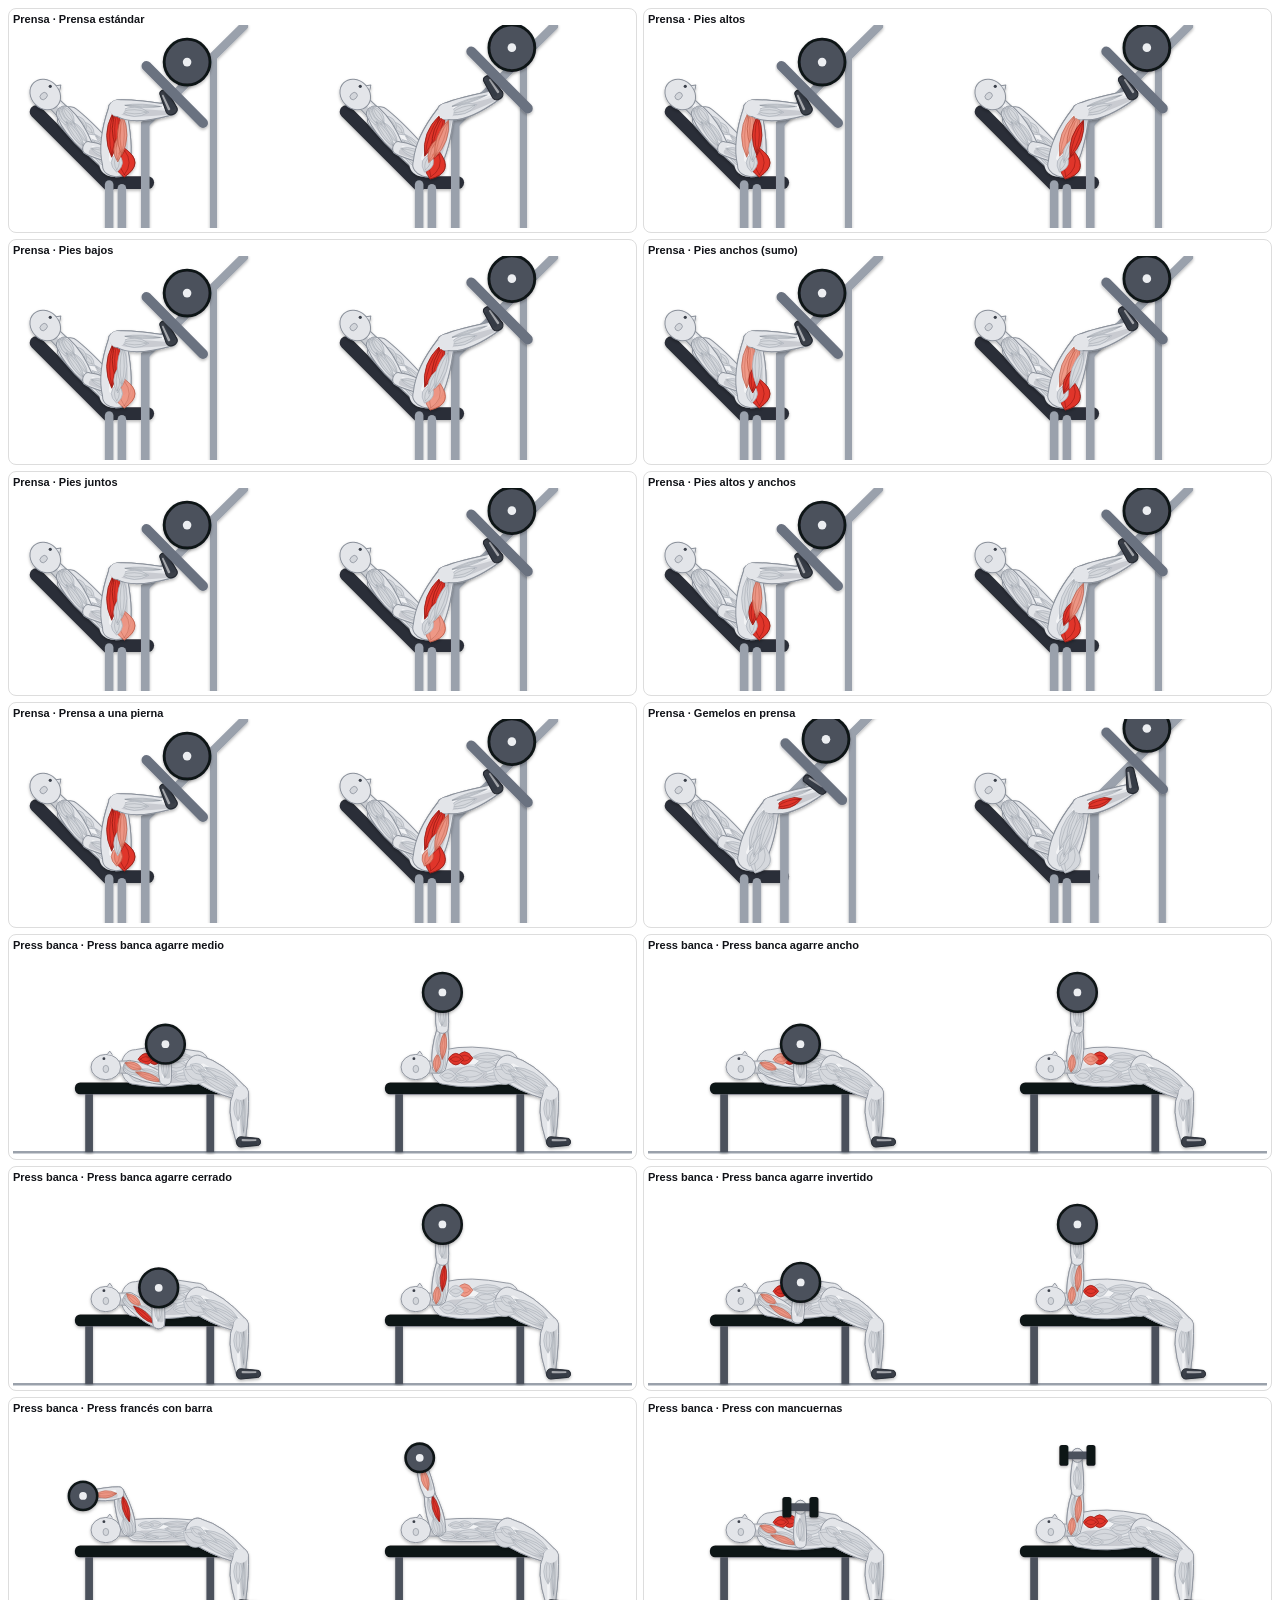
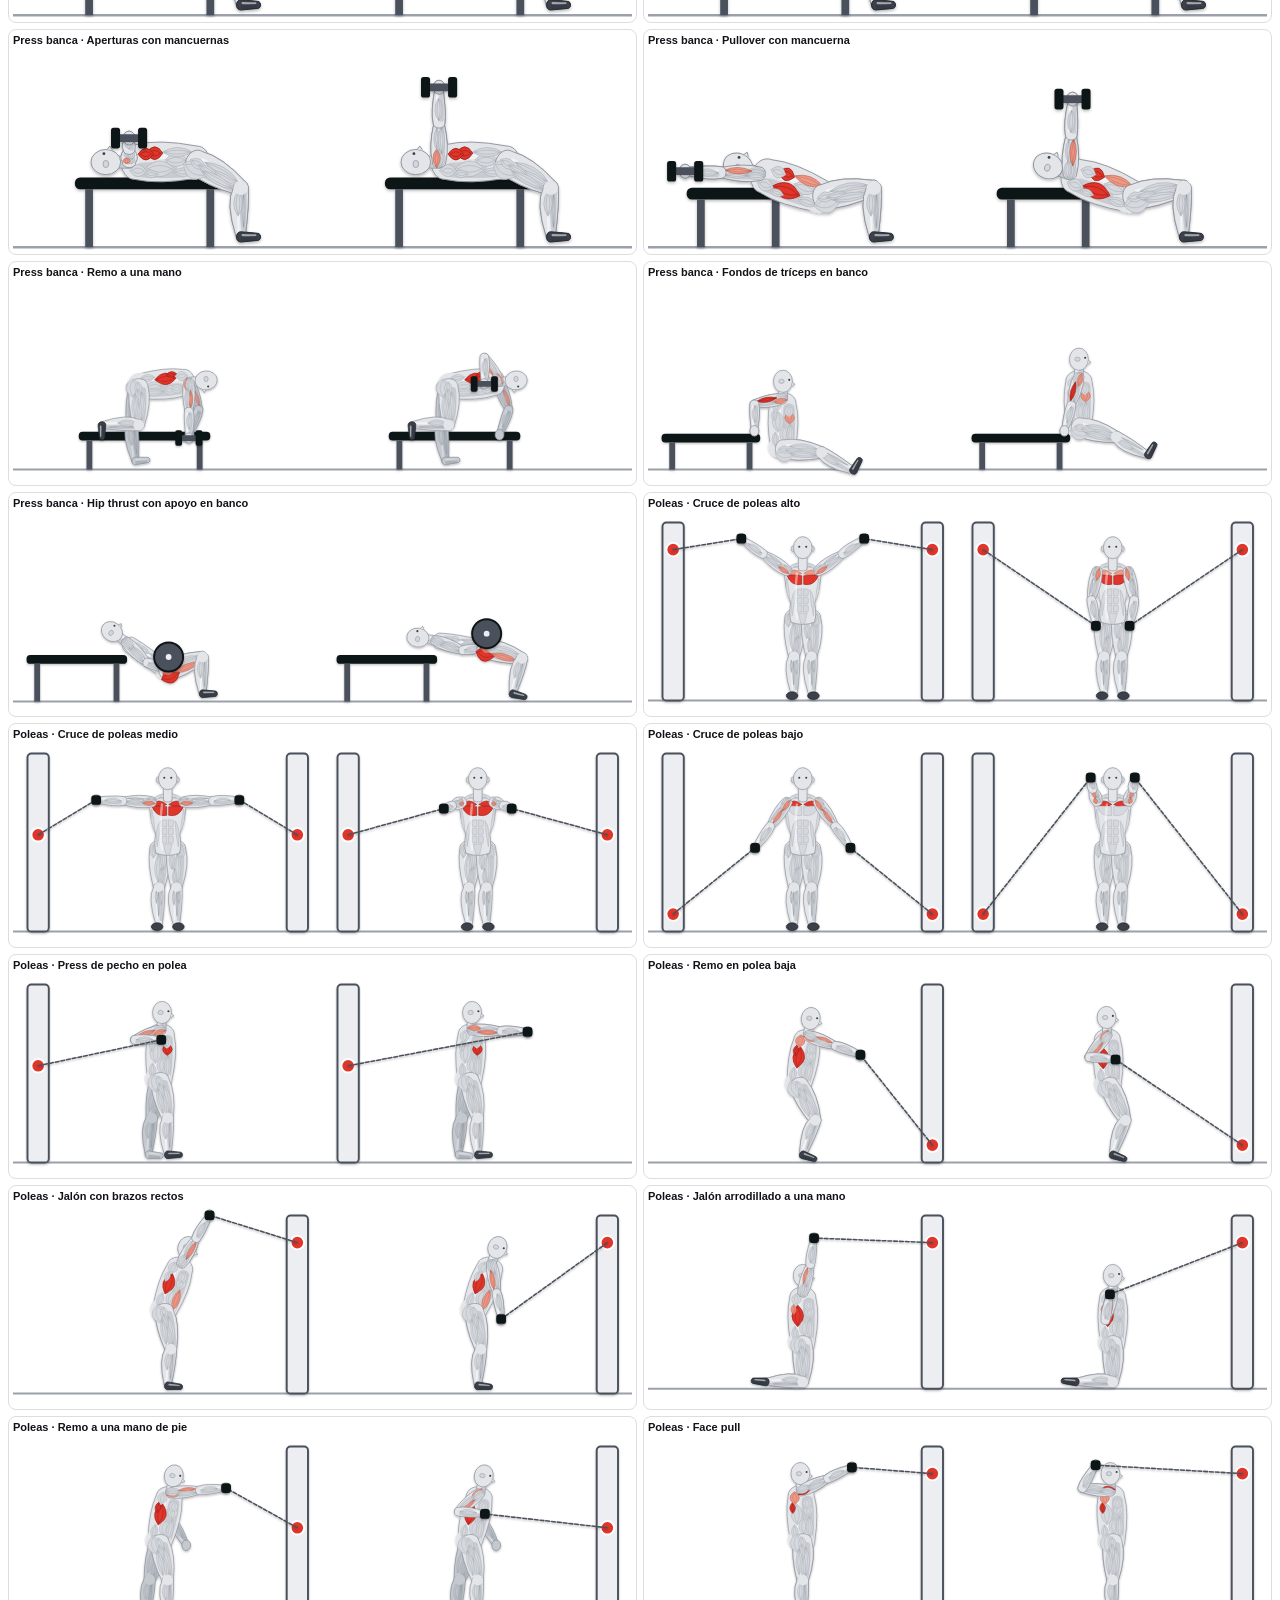
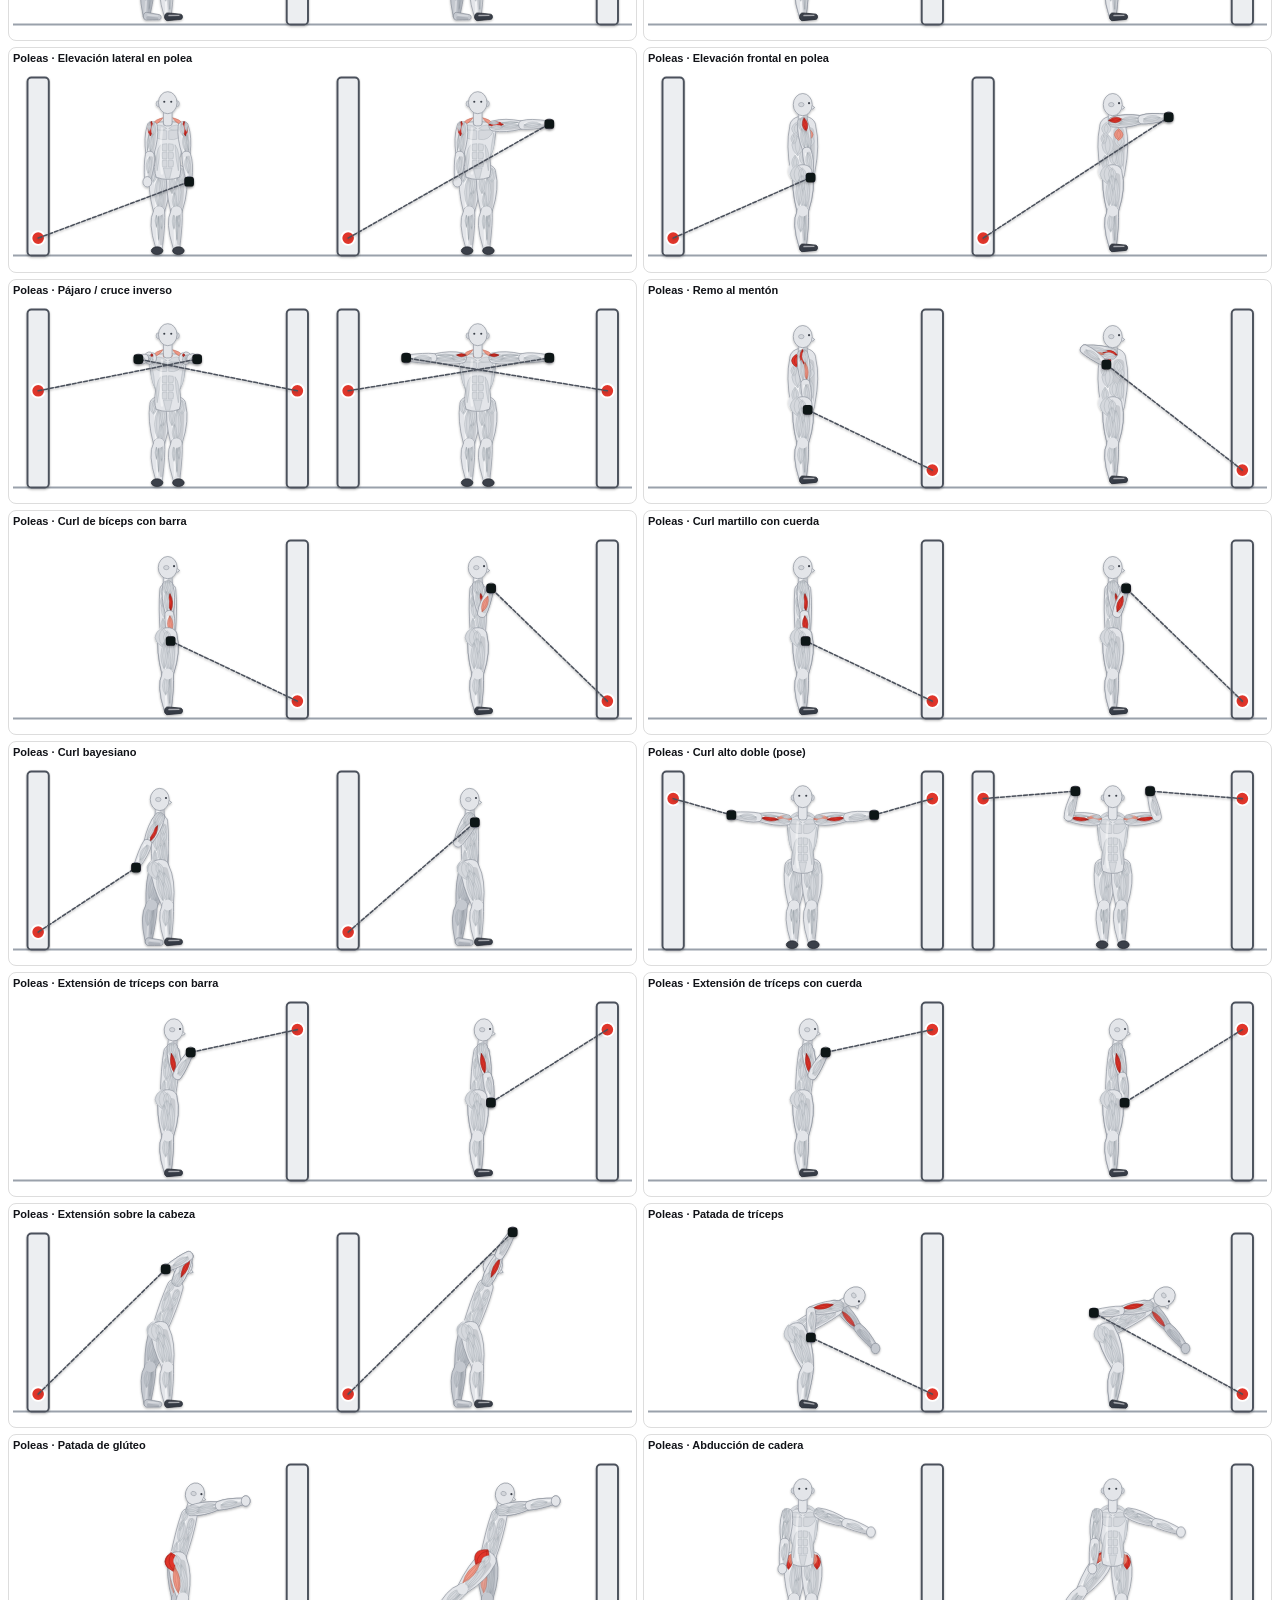
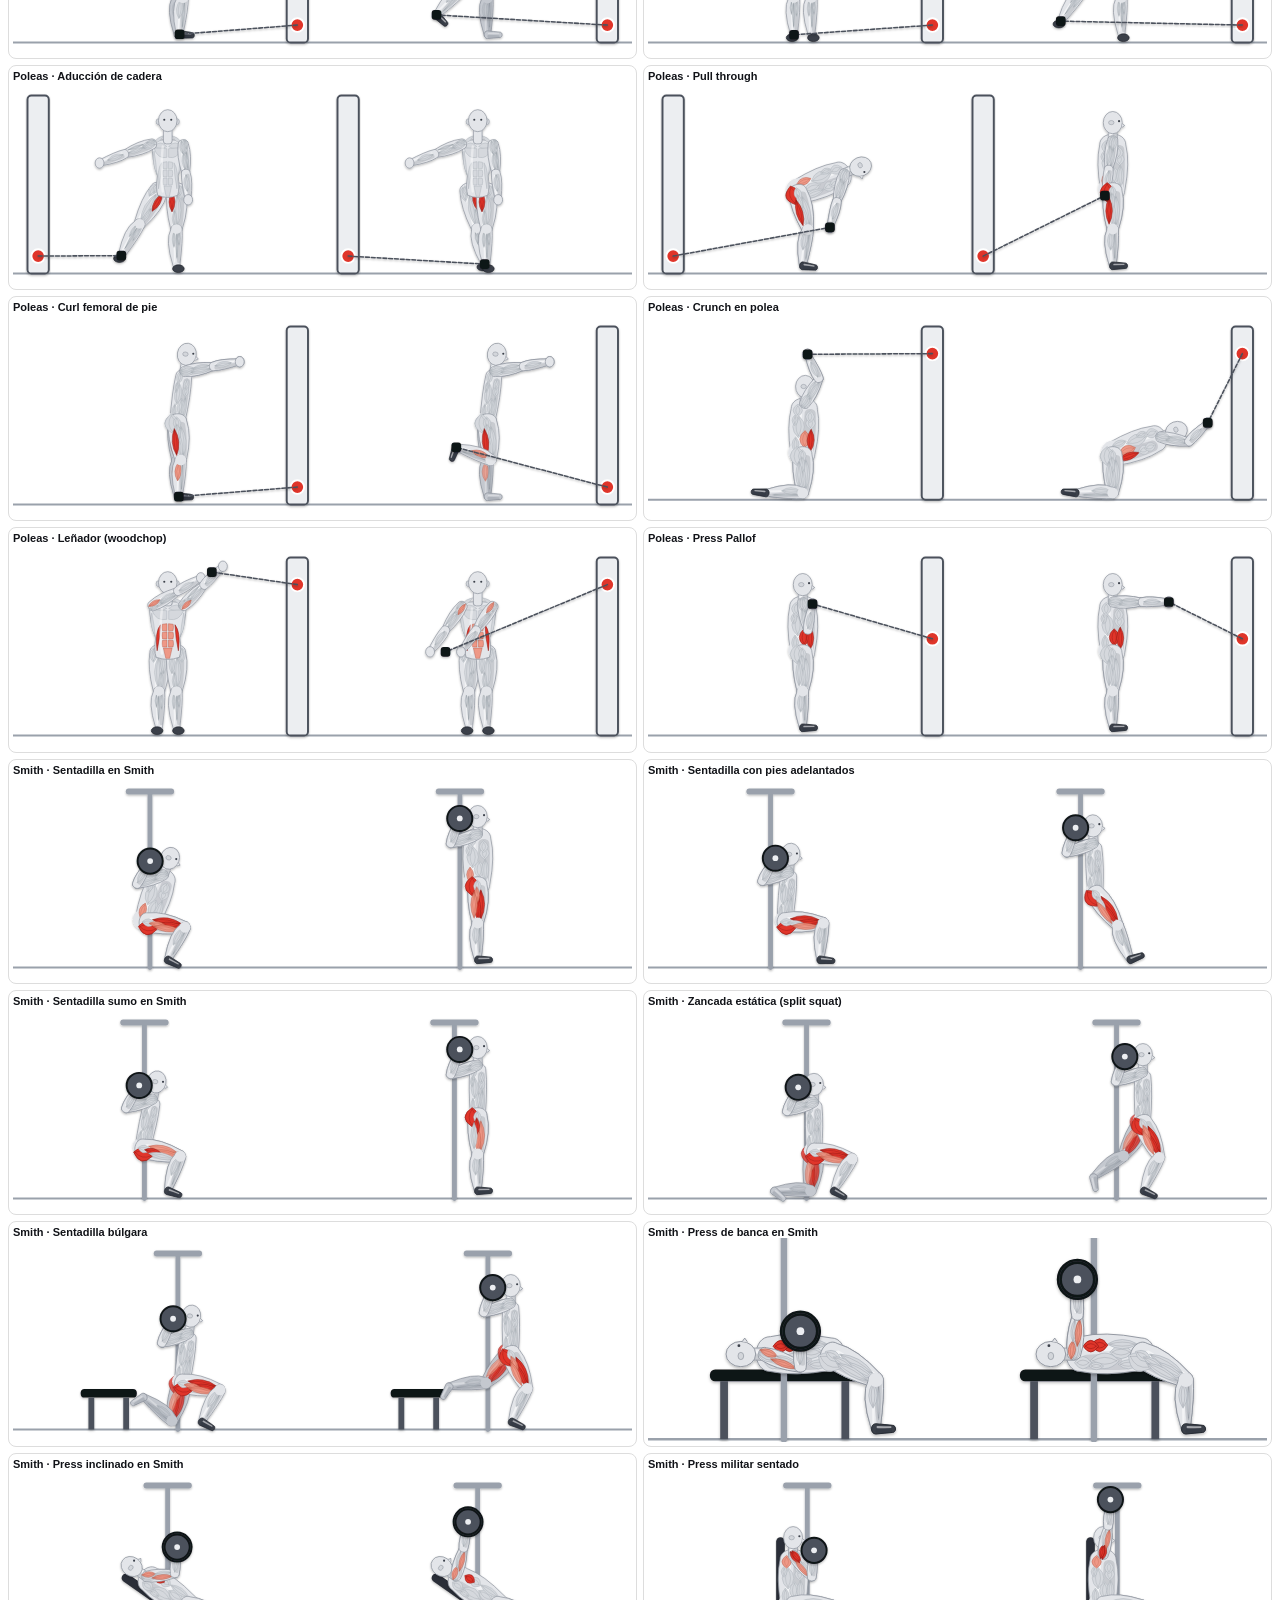
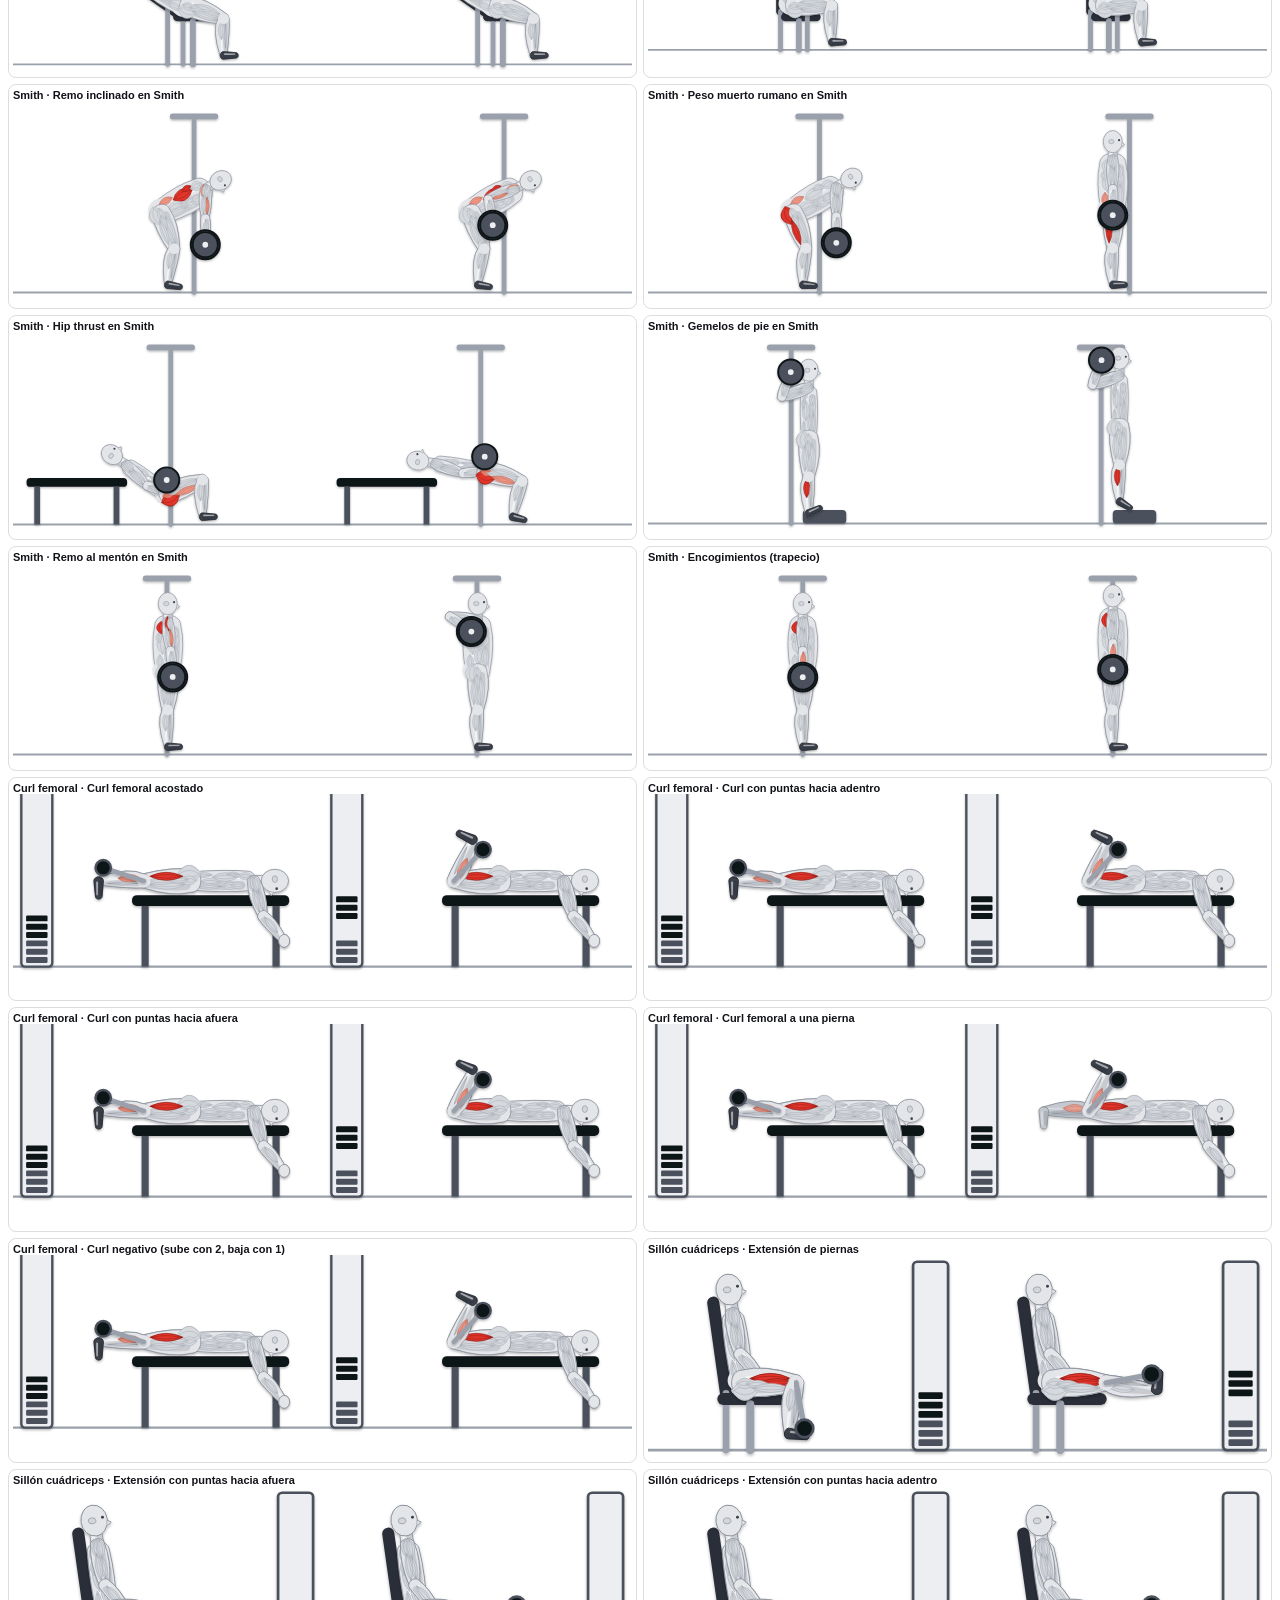
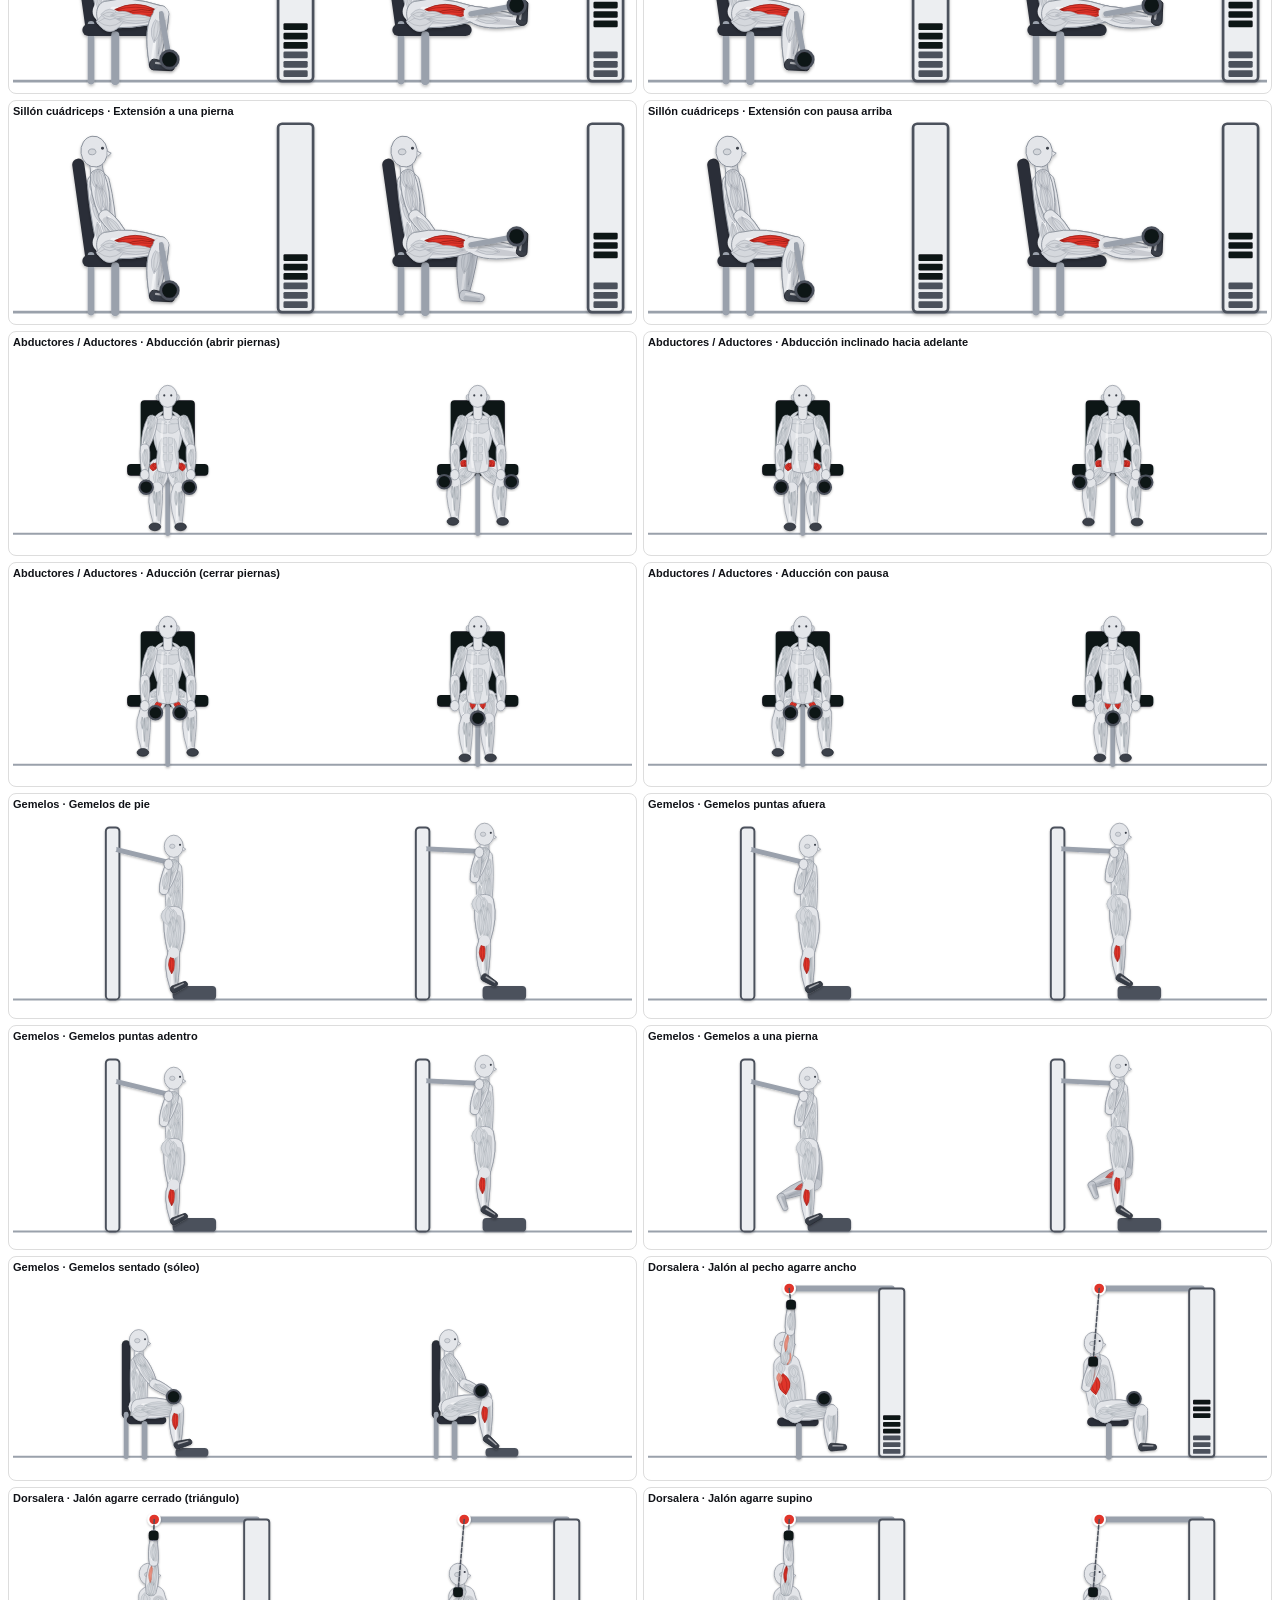
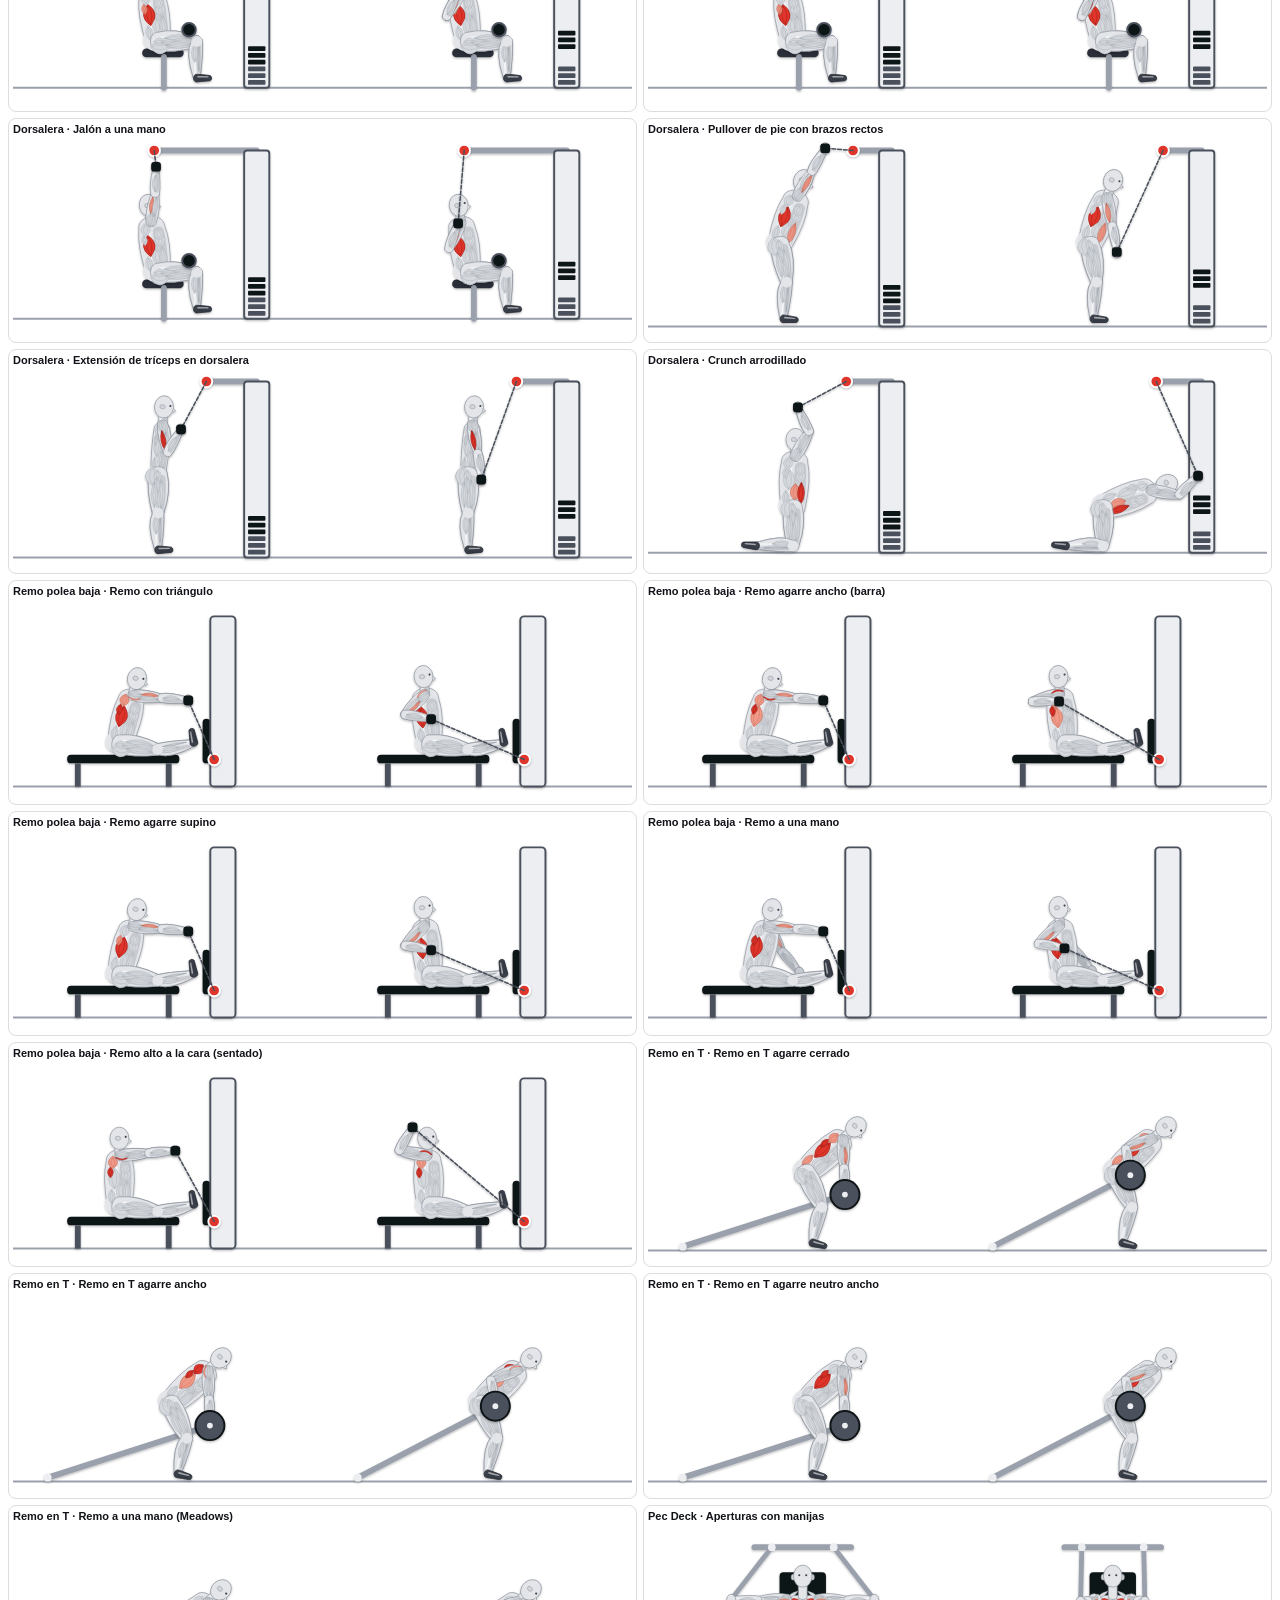
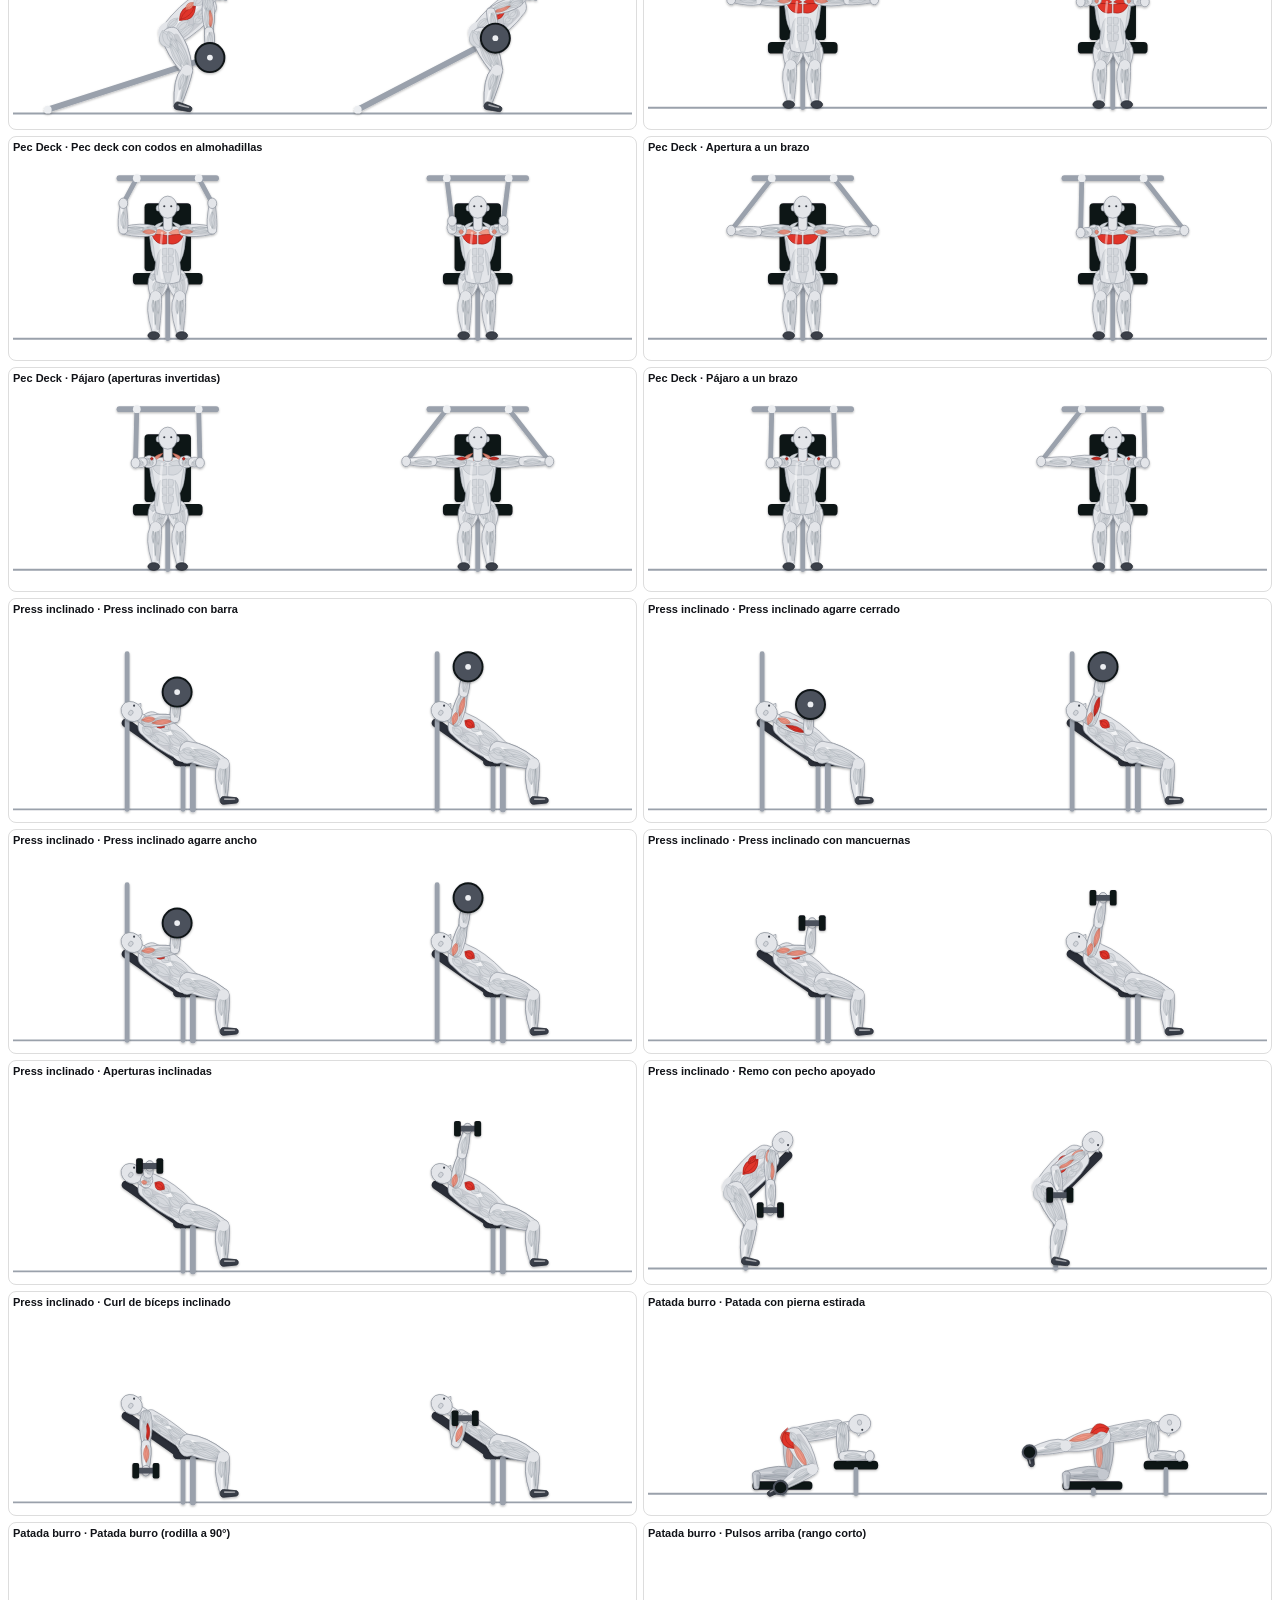
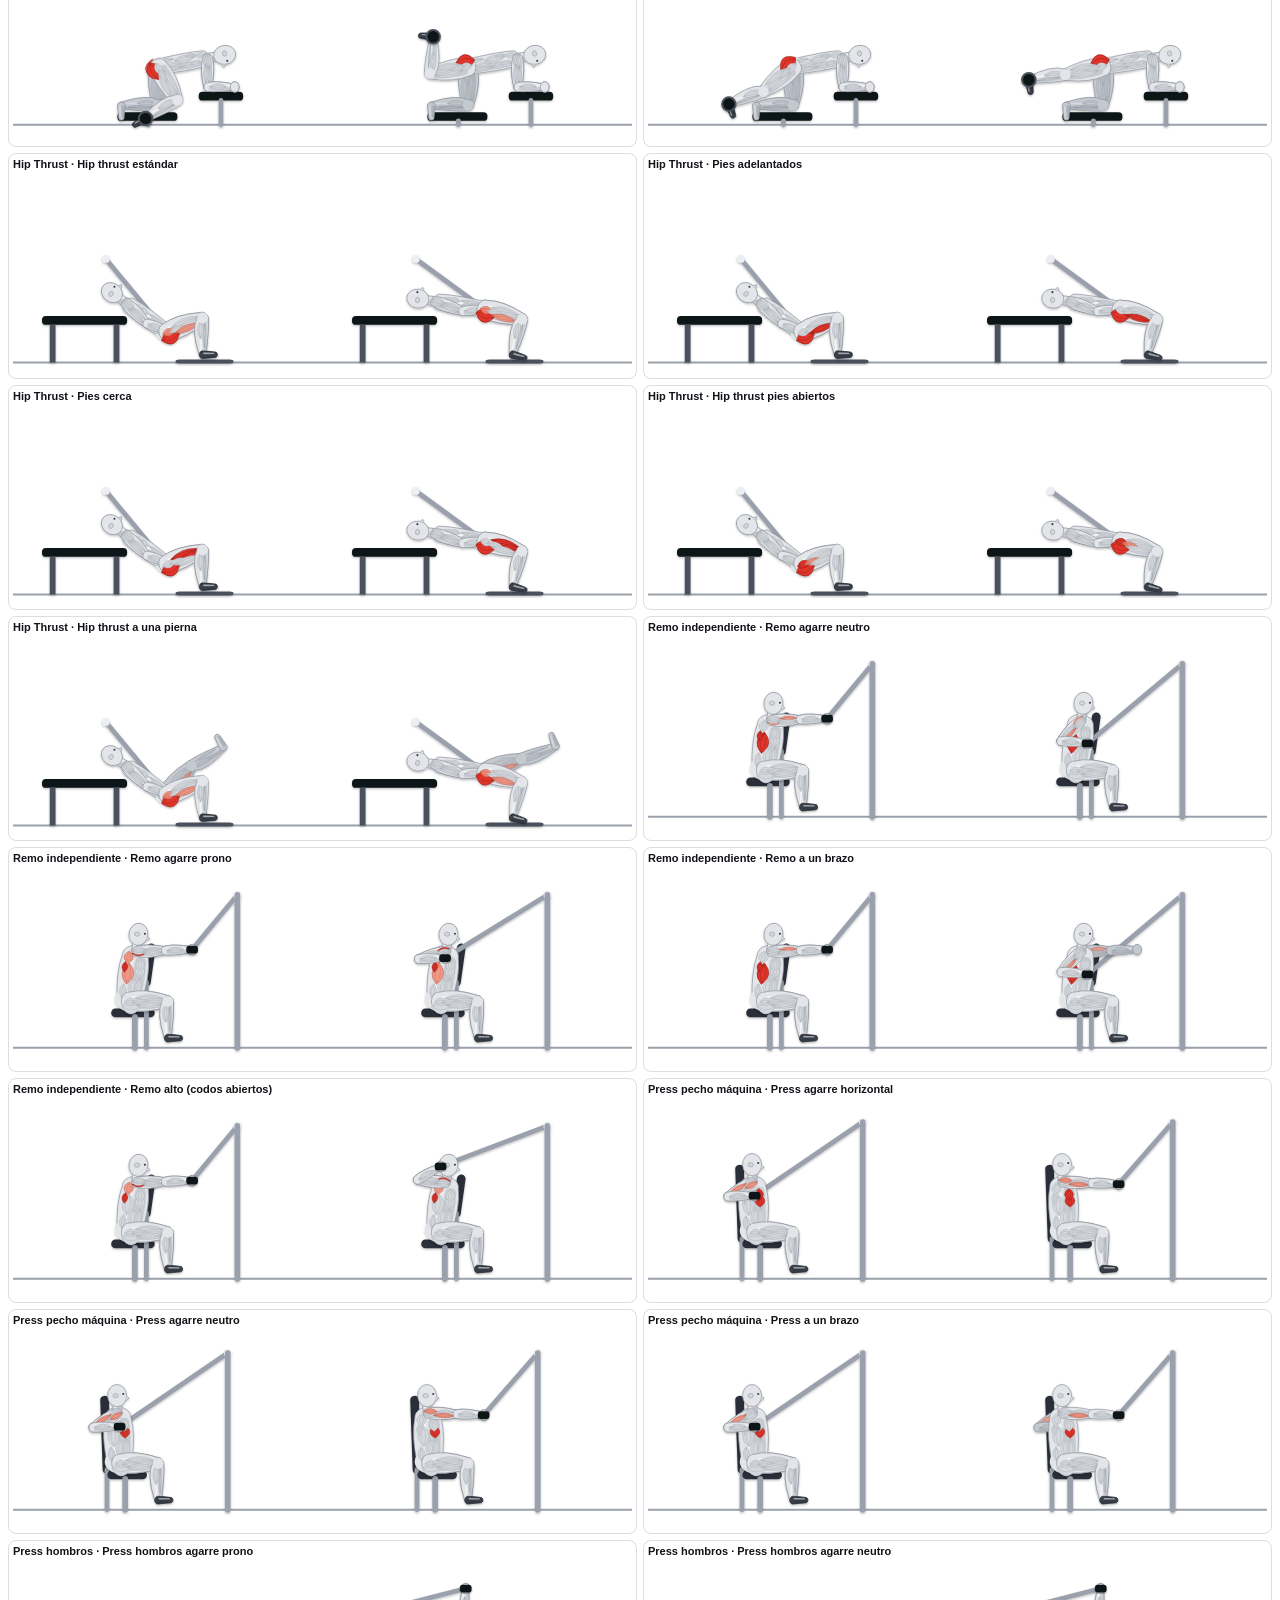
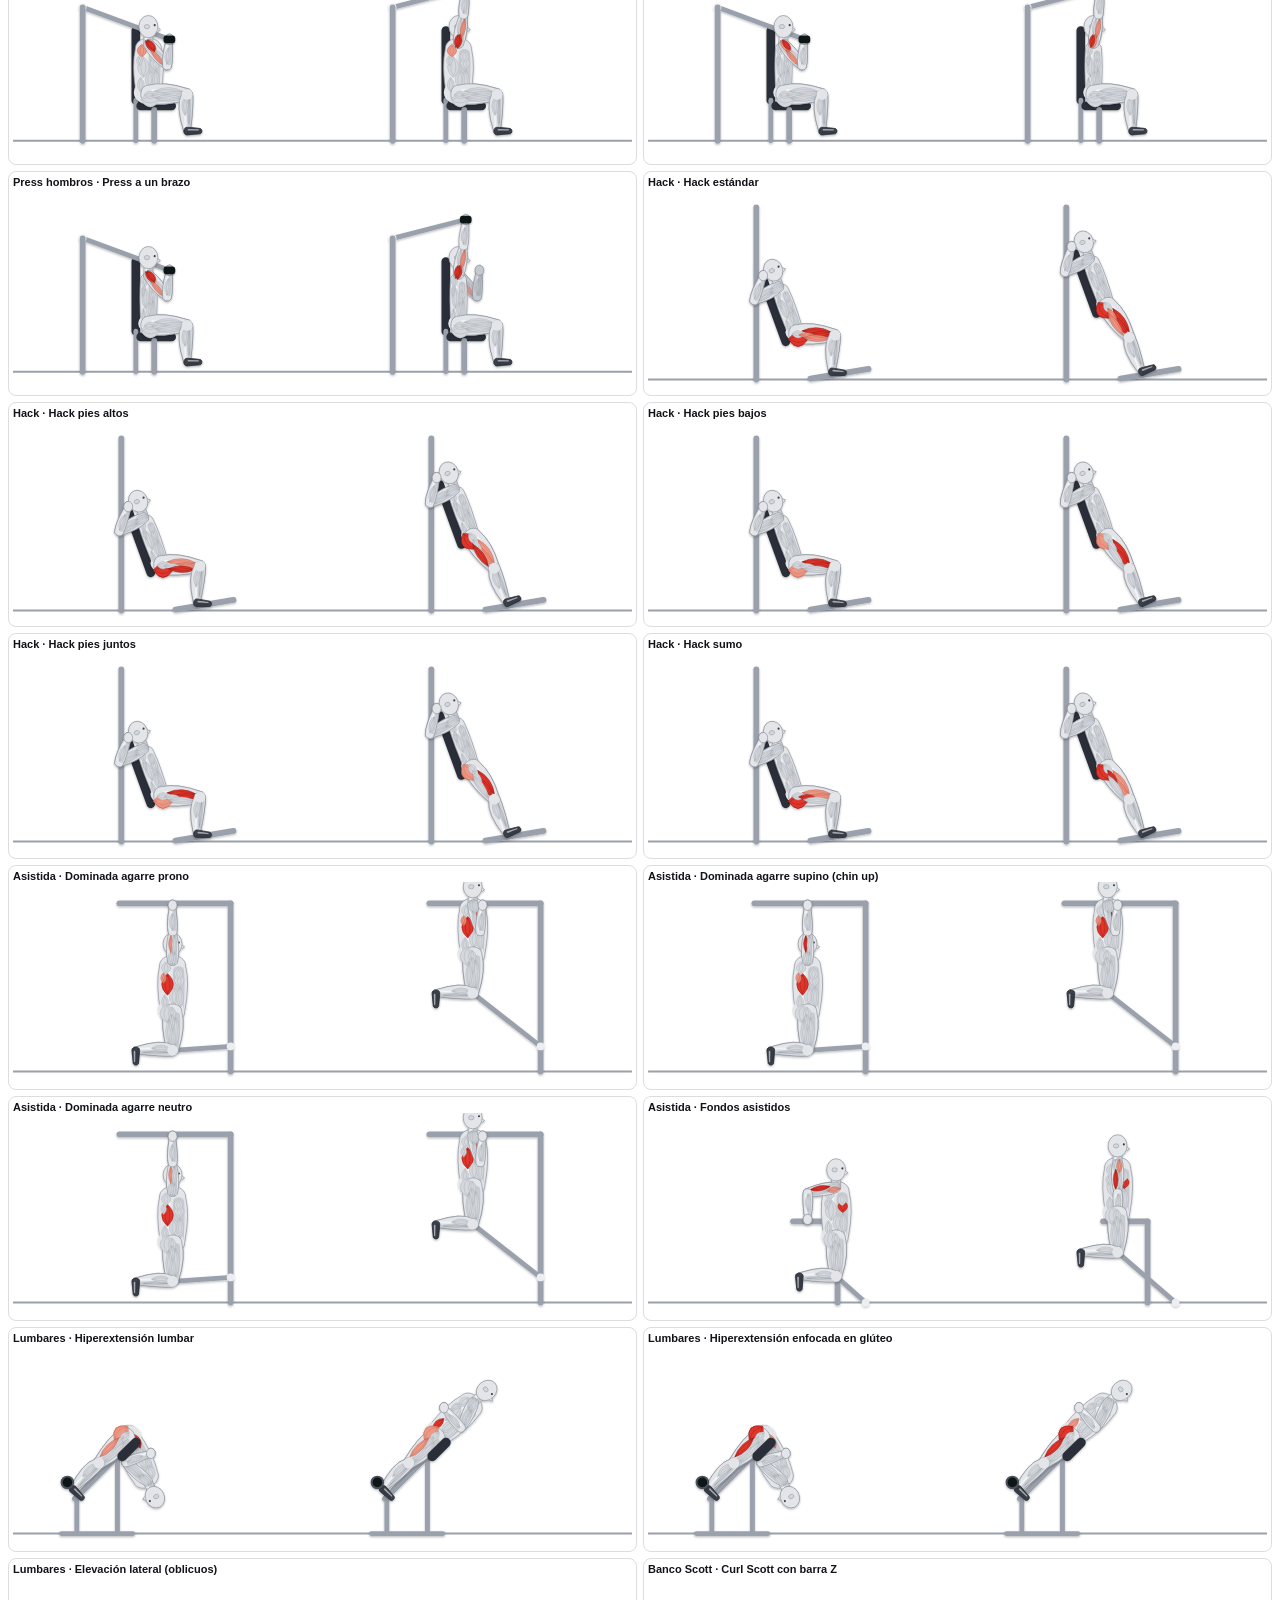
<file: anim-test.html>
<!doctype html>
<html lang="es"><head><meta charset="utf-8"><title>Revisión de animaciones</title>
<link rel="stylesheet" href="css/styles.css">
<style>
  :root { color-scheme: light; }
  body { background: #fff; }
  .g { display: grid; grid-template-columns: repeat(2, 1fr); gap: 6px; padding: 8px; }
  .c { border: 1px solid #ddd; border-radius: 8px; padding: 4px; font: 11px sans-serif; }
  .c div { display: flex; } .c svg { width: 50%; height: auto; }
</style></head>
<body><div class="g" id="g"></div>
<script src="js/data.js"></script><script src="js/data-extra.js"></script>
  <script src="js/data-free.js"></script><script src="js/config.js"></script><script src="js/graphics.js"></script><script src="js/anim.js"></script><script src="js/anim-extra.js"></script>
  <script src="js/anim-free.js"></script>
<script>
  const qs = new URLSearchParams(location.search), only = qs.get('m'), ids = qs.get('ids') ? qs.get('ids').split(',') : null;
  const from = +(qs.get('from') || 0), cnt = +(qs.get('n') || 999), cols = qs.get('cols');
  if (cols) document.getElementById('g').style.gridTemplateColumns = `repeat(${cols}, 1fr)`;
  document.getElementById('g').innerHTML = MACHINES.filter(m => !only || m.id === only).flatMap(m => m.exercises.filter(e => !ids || ids.includes(m.id + '/' + e.id)).map(e =>
    `<div class="c"><b>${m.short} · ${e.name}</b><div>${Anim.staticSVG(m.id, e, 0)}${Anim.staticSVG(m.id, e, 1)}</div></div>`)).slice(from, from + cnt).join('');
</script></body></html>
</file>
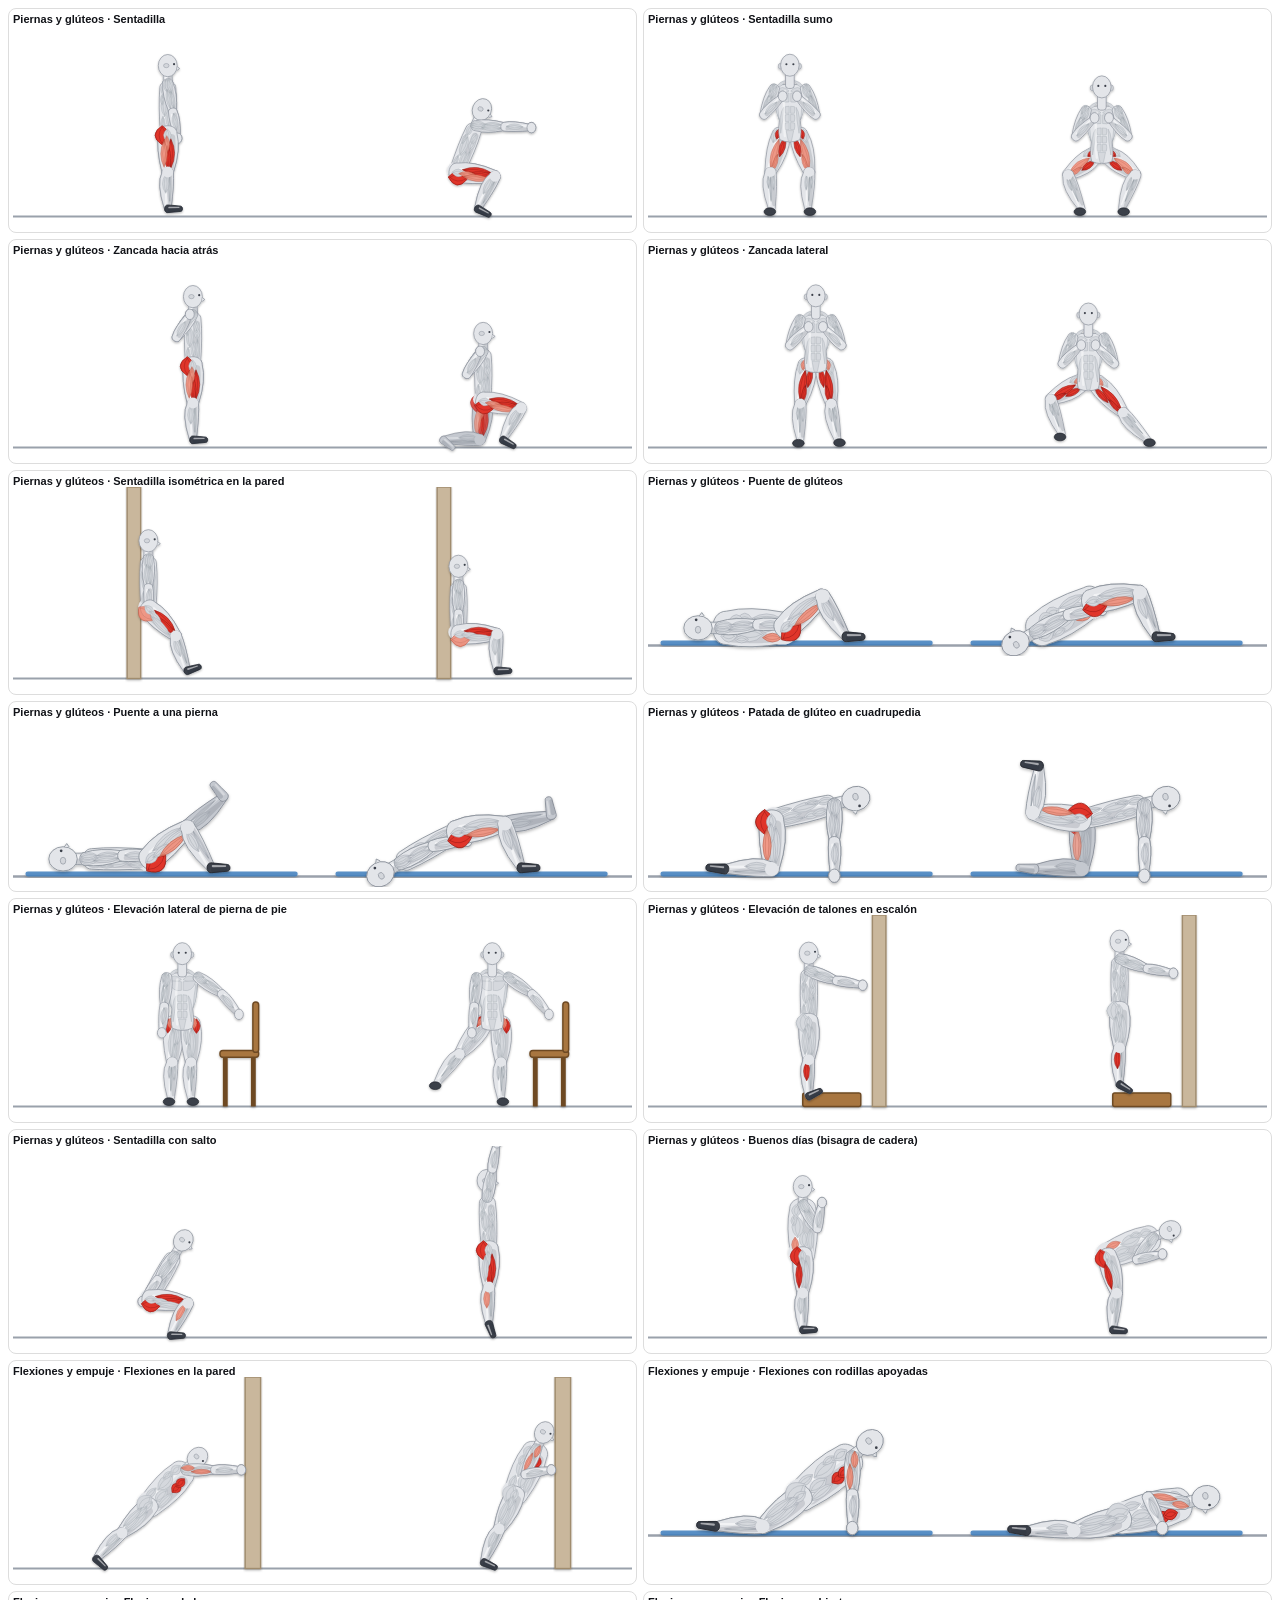
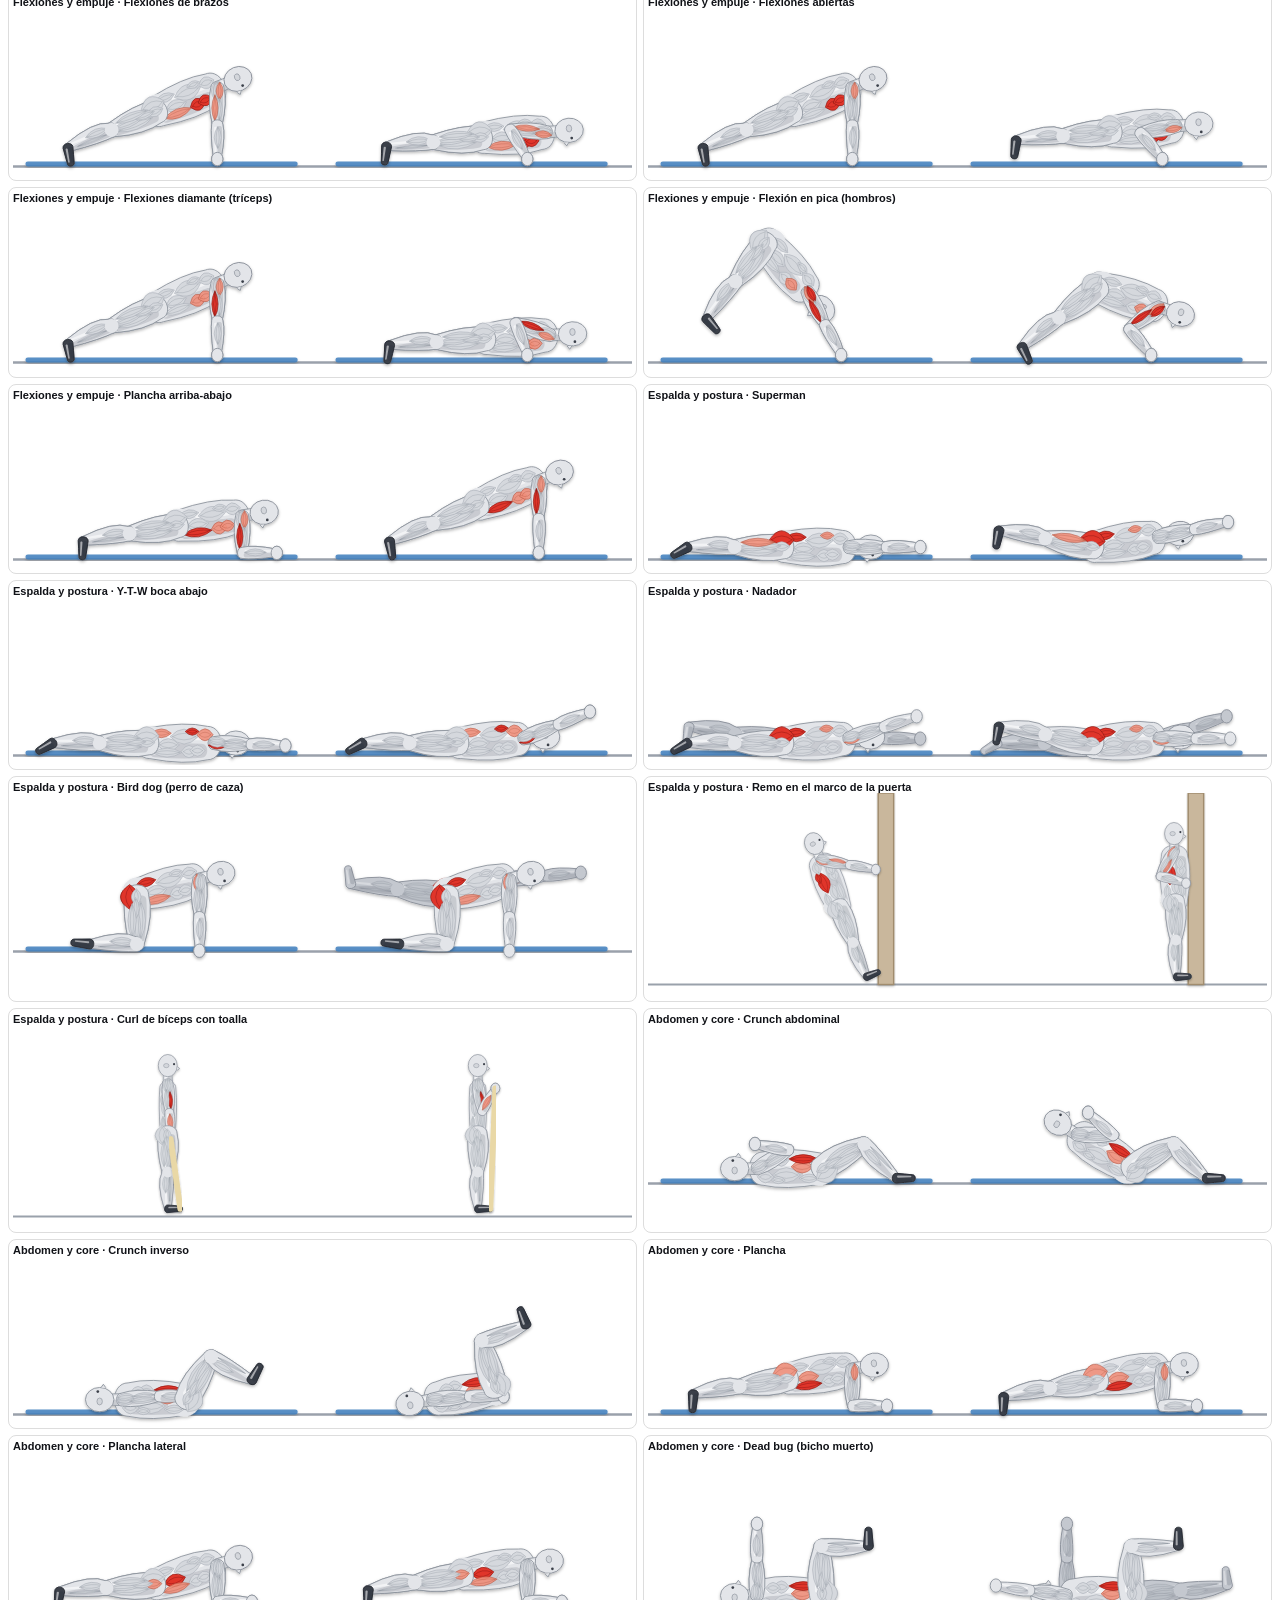
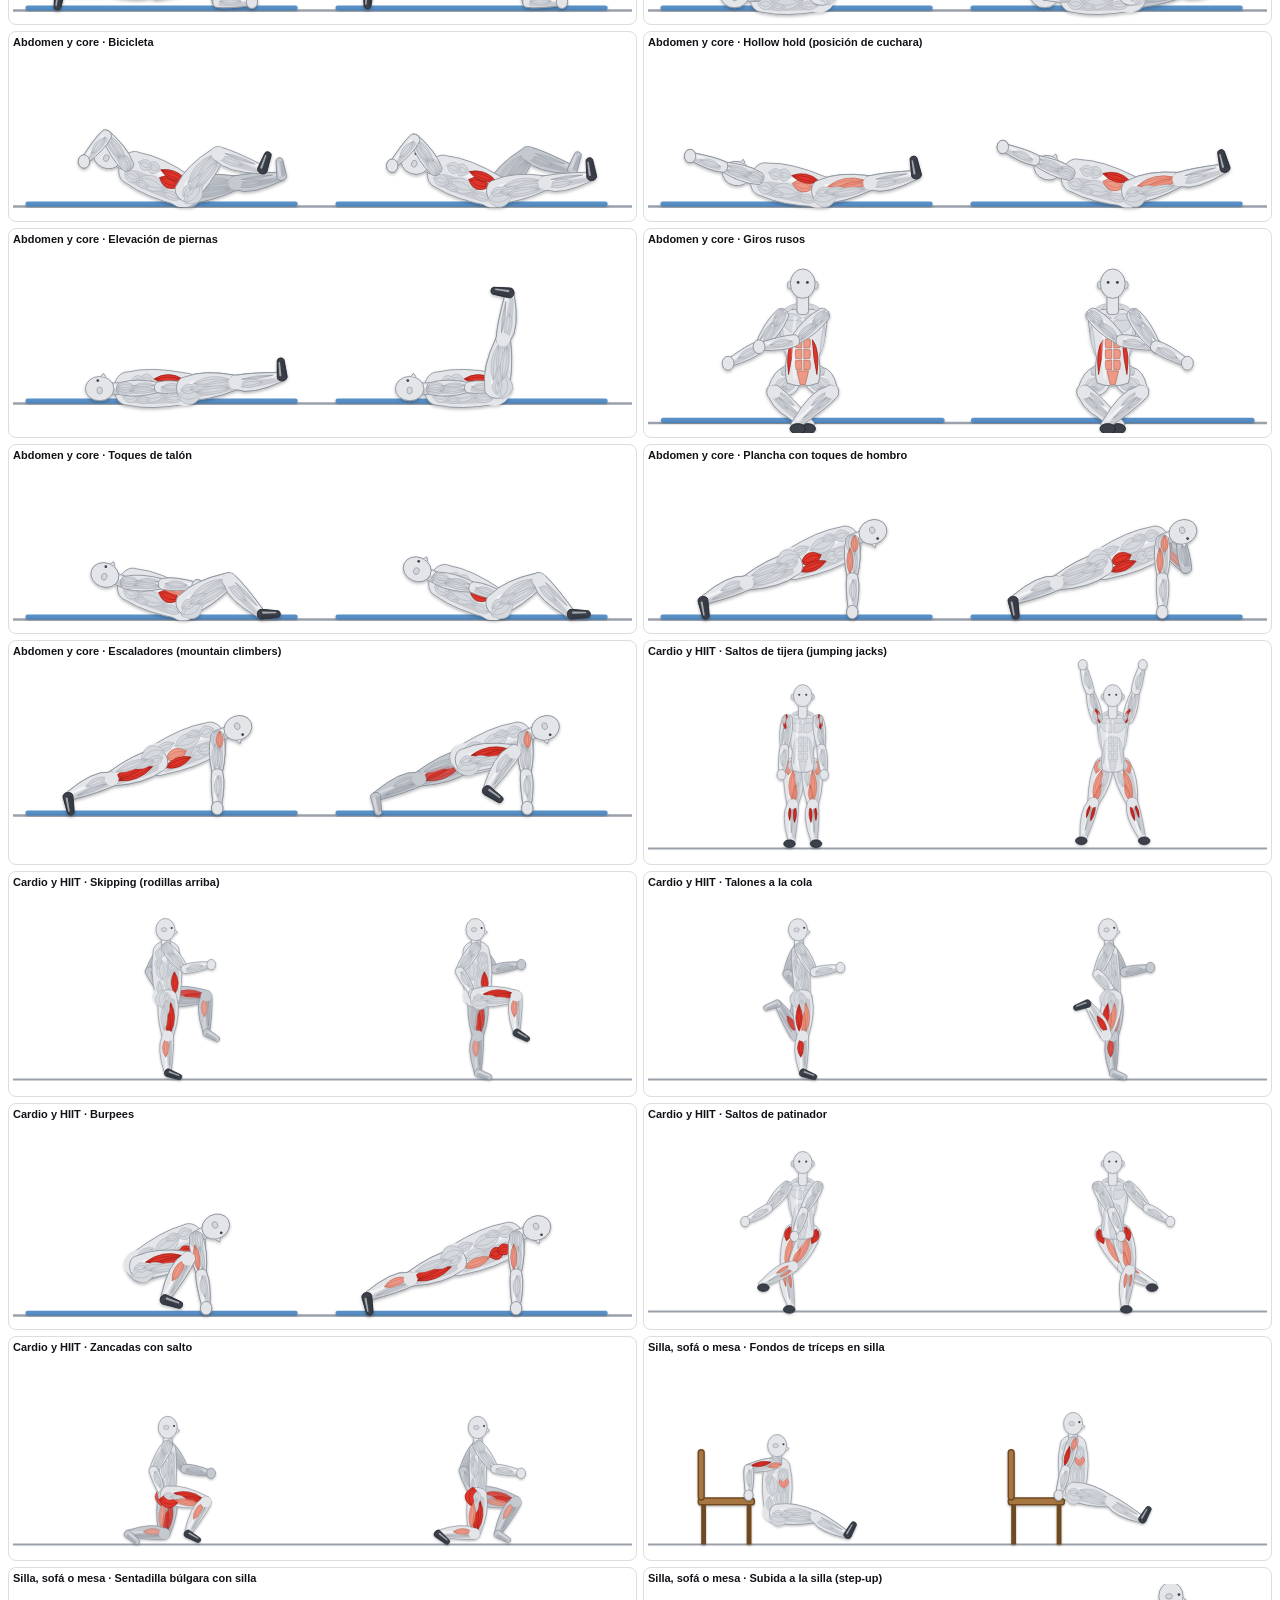
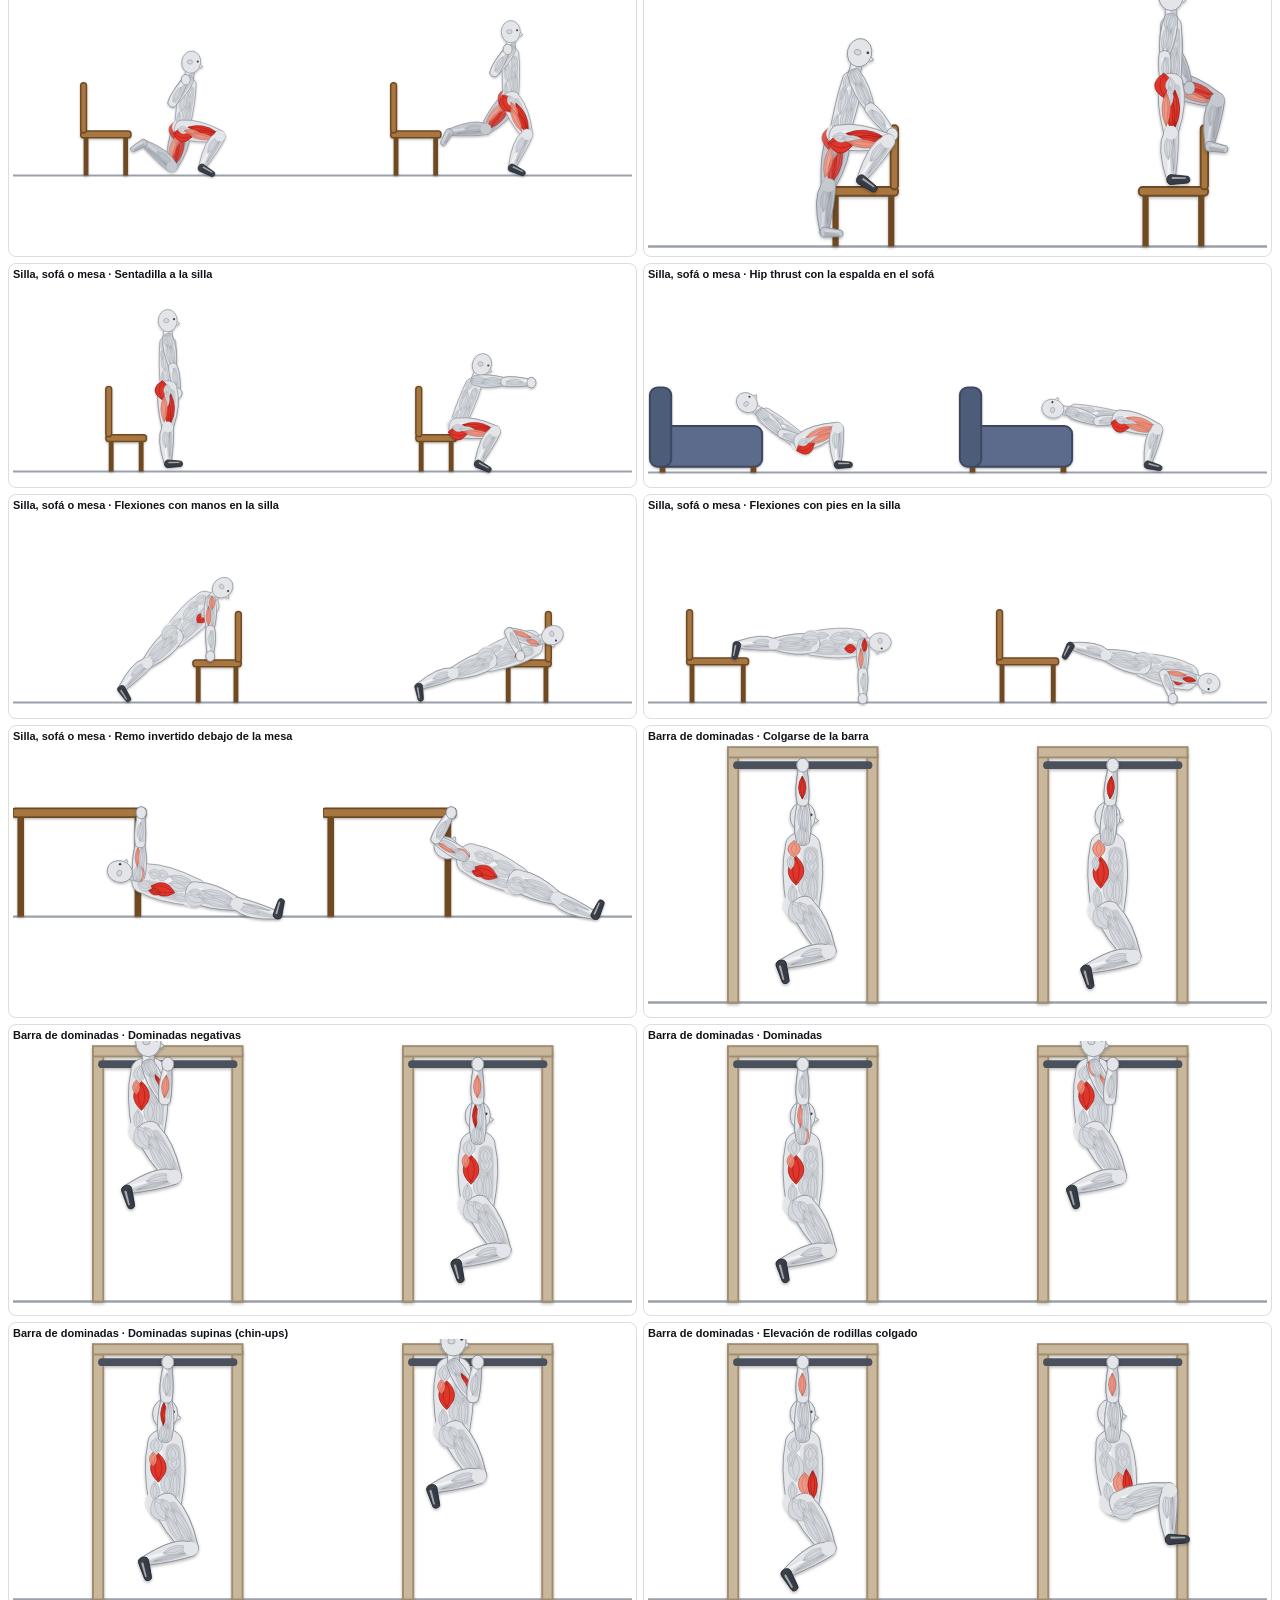
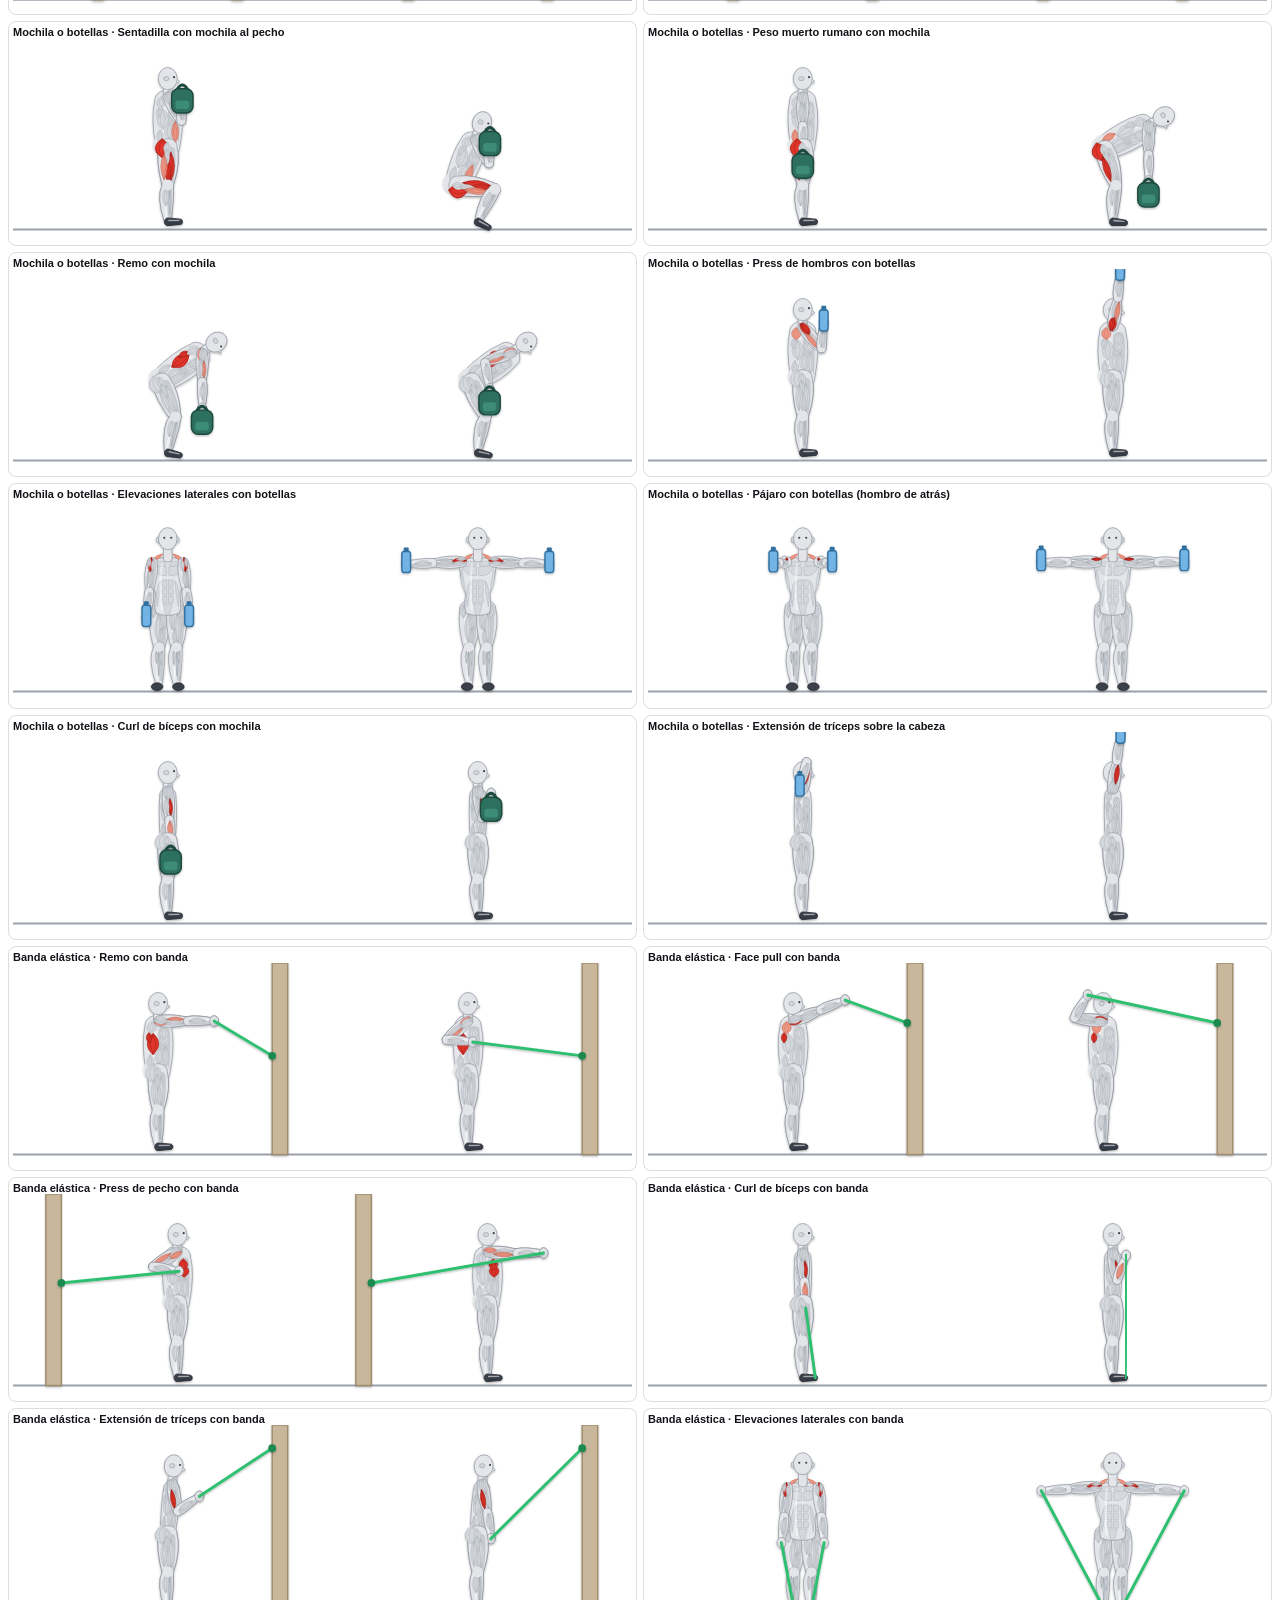
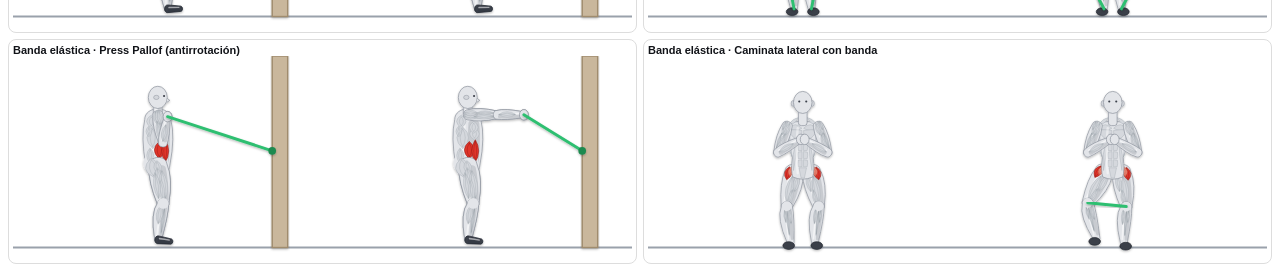
<file: casa/anim-test.html>
<!doctype html>
<html lang="es"><head><meta charset="utf-8"><title>Revisión de animaciones</title>
<link rel="stylesheet" href="css/styles.css">
<style>
  :root { color-scheme: light; }
  body { background: #fff; }
  .g { display: grid; grid-template-columns: repeat(2, 1fr); gap: 6px; padding: 8px; }
  .c { border: 1px solid #ddd; border-radius: 8px; padding: 4px; font: 11px sans-serif; }
  .c div { display: flex; } .c svg { width: 50%; height: auto; }
</style></head>
<body><div class="g" id="g"></div>
<script src="js/data.js"></script>
  <script src="js/config.js"></script><script src="js/graphics.js"></script><script src="js/anim.js"></script>
  <script src="js/anim-casa.js"></script>
<script>
  const qs = new URLSearchParams(location.search), only = qs.get('m'), ids = qs.get('ids') ? qs.get('ids').split(',') : null;
  const from = +(qs.get('from') || 0), cnt = +(qs.get('n') || 999), cols = qs.get('cols');
  if (cols) document.getElementById('g').style.gridTemplateColumns = `repeat(${cols}, 1fr)`;
  document.getElementById('g').innerHTML = MACHINES.filter(m => !only || m.id === only).flatMap(m => m.exercises.filter(e => !ids || ids.includes(m.id + '/' + e.id)).map(e =>
    `<div class="c"><b>${m.short} · ${e.name}</b><div>${Anim.staticSVG(m.id, e, 0)}${Anim.staticSVG(m.id, e, 1)}</div></div>`)).slice(from, from + cnt).join('');
</script></body></html>
</file>
<file: css/styles.css>
/* ============================================================
   QrGym — Estilos (mobile first, claro/oscuro)
   ============================================================ */
:root {
  --bg: #f4f5f7;
  --surface: #ffffff;
  --ink: #111318;
  --muted: #5f6673;
  --line: #e3e6eb;
  --accent: #e0352b;
  --accent-ink: #ffffff;
  --accent-soft: #fde8e6;

  /* Anatomía */
  --body: #d9dde3;
  --body-line: #b9bfc8;
  --mus: #c9ced6;
  --mus-line: #aab1bb;
  --prim: #e0352b;
  --sec: #f5a091;
  --hair: #9aa1ab;

  /* Diagramas */
  --dg-plate: #eceef1;
  --dg-line: #9aa1ab;
  --dg-metal: #4b515c;
  --dg-fig: #2b2f37;
  --fig-body: #b8bec8;
  --fig-far: #d7dbe1;

  --radius: 18px;
  --shadow: 0 1px 2px rgba(17,19,24,.05), 0 6px 20px rgba(17,19,24,.06);
}
@media (prefers-color-scheme: dark) {
  :root:not([data-theme="light"]) {
    --bg: #0e1014; --surface: #171a20; --ink: #f1f3f6; --muted: #a0a7b3; --line: #262a33;
    --accent: #ff4a3d; --accent-soft: #3a1714;
    --body: #343a45; --body-line: #464d5a; --mus: #3f4653; --mus-line: #555d6b; --prim: #ff4a3d; --sec: #b9584c; --hair: #5a6170;
    --dg-plate: #20242c; --dg-line: #5f6673; --dg-metal: #b5bcc7; --dg-fig: #e6e9ee; --fig-body: #8b93a1; --fig-far: #4a515e;
    --shadow: 0 1px 2px rgba(0,0,0,.4), 0 6px 20px rgba(0,0,0,.3);
  }
}
:root[data-theme="dark"] {
  --bg: #0e1014; --surface: #171a20; --ink: #f1f3f6; --muted: #a0a7b3; --line: #262a33;
  --accent: #ff4a3d; --accent-soft: #3a1714;
  --body: #343a45; --body-line: #464d5a; --mus: #3f4653; --mus-line: #555d6b; --prim: #ff4a3d; --sec: #b9584c; --hair: #5a6170;
  --dg-plate: #20242c; --dg-line: #5f6673; --dg-metal: #b5bcc7; --dg-fig: #e6e9ee; --fig-body: #8b93a1; --fig-far: #4a515e;
}

* { box-sizing: border-box; }
html { -webkit-text-size-adjust: 100%; }
body {
  margin: 0; background: var(--bg); color: var(--ink);
  font-family: 'Archivo', system-ui, -apple-system, 'Segoe UI', sans-serif;
  line-height: 1.5; font-size: 16px;
}
a { color: inherit; }
.wrap { max-width: 1080px; margin: 0 auto; padding: 0 16px; }

/* ---------- Topbar ---------- */
.topbar {
  position: sticky; top: 0; z-index: 10;
  display: flex; align-items: center; justify-content: space-between; gap: 12px;
  padding: 10px 16px; background: color-mix(in srgb, var(--bg) 85%, transparent);
  backdrop-filter: blur(10px); border-bottom: 1px solid var(--line);
}
.brand { text-decoration: none; font-weight: 900; font-style: italic; font-size: 20px; letter-spacing: -.02em; display: flex; align-items: center; gap: 4px; }
.brand-mark { background: var(--accent); color: var(--accent-ink); padding: 0 6px; border-radius: 6px; font-style: italic; }
.topnav { display: flex; gap: 4px; overflow-x: auto; }
.topnav a { text-decoration: none; font-weight: 600; font-size: 14px; padding: 6px 10px; border-radius: 999px; color: var(--muted); white-space: nowrap; }
.topnav a:hover { background: var(--surface); color: var(--ink); }

/* ---------- Tipografía (estilo "DIA 1 PIERNA y GLÚTEO") ---------- */
.title-xl { font-weight: 900; font-style: italic; text-transform: uppercase; letter-spacing: -.02em; line-height: 1.02; font-size: clamp(28px, 7vw, 46px); margin: 4px 0 10px; }
.title-lg { font-weight: 900; font-style: italic; text-transform: uppercase; font-size: 22px; margin: 32px 0 12px; letter-spacing: -.01em; }
.title-md { font-weight: 800; font-style: italic; text-transform: uppercase; font-size: 16px; margin: 0 0 12px; letter-spacing: .01em; }
.eyebrow { margin: 0; font-size: 12px; font-weight: 800; letter-spacing: .12em; text-transform: uppercase; color: var(--accent); }
.lead { color: var(--muted); font-size: 17px; margin: 0; max-width: 60ch; }
.muted { color: var(--muted); margin: -4px 0 12px; }
.accent { color: var(--accent); }

#app { padding-top: 16px; padding-bottom: 32px; min-height: 70vh; }
#app.enter { animation: enter .28s ease-out; }
@keyframes enter { from { opacity: 0; transform: translateY(8px); } to { opacity: 1; transform: none; } }

.hero { padding: 20px 0 6px; }
.back { display: inline-block; text-decoration: none; color: var(--muted); font-weight: 600; font-size: 14px; margin-bottom: 10px; padding: 6px 0; }
.back:hover { color: var(--accent); }

.card { background: var(--surface); border-radius: var(--radius); padding: 18px; box-shadow: var(--shadow); border: 1px solid var(--line); }

/* ---------- Máquinas ---------- */
.machine-grid { display: grid; gap: 12px; grid-template-columns: 1fr; }
@media (min-width: 720px) { .machine-grid { grid-template-columns: repeat(3, 1fr); } }
.machine-card {
  display: flex; align-items: center; gap: 14px; text-decoration: none;
  background: var(--surface); border: 1px solid var(--line); border-radius: var(--radius); padding: 14px; box-shadow: var(--shadow);
  transition: transform .15s, border-color .15s;
}
.machine-card:hover { transform: translateY(-2px); border-color: var(--accent); }
.machine-card h3 { margin: 0; font-weight: 900; font-style: italic; text-transform: uppercase; font-size: 20px; }
.machine-card p { margin: 0; color: var(--muted); font-size: 14px; }
.machine-card .arrow { margin-left: auto; font-size: 22px; color: var(--accent); font-weight: 800; }
.machine-art { width: 84px; flex: none; background: var(--accent-soft); border-radius: 12px; padding: 6px; }

.m-icon { width: 100%; height: auto; display: block; fill: none; stroke-linecap: round; stroke-linejoin: round; }
.mi-floor { stroke: var(--dg-line); stroke-width: 2; }
.mi-rail { stroke: var(--dg-metal); stroke-width: 4; }
.mi-seat { stroke: var(--ink); stroke-width: 6; }
.mi-seat-f { fill: var(--ink); }
.mi-accent { fill: var(--accent); }
.mi-plate { fill: none; stroke: var(--dg-metal); stroke-width: 4; }
.mi-plate-f { fill: var(--dg-metal); }
.mi-tower { fill: var(--dg-plate); stroke: var(--dg-metal); stroke-width: 2; }
.mi-cable { stroke: var(--accent); stroke-width: 1.6; stroke-dasharray: 3 2; }

.m-head { display: grid; gap: 14px; grid-template-columns: 1fr; align-items: center; }
.m-head-art { width: 120px; background: var(--accent-soft); border-radius: 16px; padding: 10px; }
@media (min-width: 720px) { .m-head { grid-template-columns: 160px 1fr; } .m-head-art { width: 160px; } }

.safety { margin: 18px 0 8px; background: var(--surface); border: 1px solid var(--line); border-left: 4px solid #f2a01e; border-radius: 12px; padding: 10px 14px; }
.safety summary { font-weight: 800; cursor: pointer; }
.safety ul { margin: 8px 0 2px; padding-left: 20px; color: var(--muted); }

/* ---------- Filtros ---------- */
.filters { position: sticky; top: 52px; z-index: 5; background: var(--bg); padding: 10px 0 6px; margin: 0 -16px; padding-left: 16px; padding-right: 16px; }
.chips { display: flex; gap: 8px; overflow-x: auto; padding-bottom: 4px; scrollbar-width: none; }
.chips::-webkit-scrollbar { display: none; }
.chips.static { flex-wrap: wrap; overflow: visible; }
.chip {
  flex: none; border: 1px solid var(--line); background: var(--surface); color: var(--ink);
  padding: 8px 14px; border-radius: 999px; font: inherit; font-weight: 700; font-size: 14px; cursor: pointer;
}
.chip.on { background: var(--ink); color: var(--bg); border-color: var(--ink); }
.chip.big { background: var(--accent); color: var(--accent-ink); border-color: var(--accent); font-weight: 900; font-style: italic; }
.muscle-filter { margin-top: 8px; }
.muscle-filter summary { cursor: pointer; font-weight: 700; font-size: 14px; color: var(--muted); padding: 4px 0; }
.muscle-filter .body-picker { background: var(--surface); border-radius: var(--radius); border: 1px solid var(--line); padding: 10px; margin-top: 6px; }
.link-btn { background: none; border: 0; color: var(--accent); font: inherit; font-weight: 700; cursor: pointer; padding: 8px 0; }
.count { color: var(--muted); font-size: 14px; font-weight: 600; margin: 10px 0; }
.empty { color: var(--muted); }

/* ---------- Tarjetas de ejercicio ---------- */
.ex-grid { display: grid; gap: 12px; grid-template-columns: 1fr; }
@media (min-width: 620px) { .ex-grid { grid-template-columns: repeat(2, 1fr); } }
@media (min-width: 960px) { .ex-grid { grid-template-columns: repeat(3, 1fr); } }
.ex-card {
  display: flex; gap: 12px; text-decoration: none; background: var(--surface);
  border: 1px solid var(--line); border-radius: var(--radius); padding: 12px; box-shadow: var(--shadow);
  transition: transform .15s, border-color .15s;
}
.ex-card:hover { transform: translateY(-2px); border-color: var(--accent); }
.ex-card-bodies { display: flex; gap: 2px; flex: none; background: var(--bg); border-radius: 12px; padding: 6px; }
.ex-card-info { min-width: 0; display: flex; flex-direction: column; }
.ex-card h3 { margin: 4px 0 2px; font-size: 17px; font-weight: 900; font-style: italic; text-transform: uppercase; line-height: 1.1; }
.ex-card p { margin: 0 0 8px; font-size: 13px; color: var(--muted); }
.ex-card .sets { margin-top: auto; font-weight: 900; font-style: italic; font-size: 18px; }
.tag { align-self: flex-start; font-size: 11px; font-weight: 800; text-transform: uppercase; letter-spacing: .06em; color: var(--accent); background: var(--accent-soft); padding: 2px 8px; border-radius: 999px; }

/* ---------- Cuerpo / anatomía ---------- */
.body { display: block; height: auto; }
.body-sm { width: 46px; }
.body-md { width: 100%; max-width: 160px; }
.body-lg { width: 100%; max-width: 190px; }
.body-base, .body-base * { fill: var(--body); stroke: var(--body-line); stroke-width: .8; }
.body-hair { fill: var(--hair); }
.mus > * , .mus g > * { fill: var(--mus); stroke: var(--mus-line); stroke-width: .7; transition: fill .2s; }
.mus-s > *, .mus-s g > * { fill: var(--sec); stroke: color-mix(in srgb, var(--sec) 70%, #000); }
.mus-p > *, .mus-p g > * { fill: var(--prim); stroke: color-mix(in srgb, var(--prim) 70%, #000); }
.mus-p { animation: pulse 2.2s ease-in-out infinite; }
@keyframes pulse { 50% { opacity: .78; } }
@media (prefers-reduced-motion: reduce) { .mus-p { animation: none; } #app.enter { animation: none; } }
[data-m] { cursor: pointer; outline: none; }
[data-m]:hover > *, [data-m]:hover g > *, [data-m]:focus-visible > * { fill: var(--sec); }
.mus-sel > *, .mus-sel g > * { fill: var(--prim) !important; }

.body-pair { display: flex; justify-content: center; gap: 10px; }
.body-pair figure { margin: 0; flex: 1; display: flex; flex-direction: column; align-items: center; }
.body-pair figcaption { font-size: 12px; font-weight: 800; text-transform: uppercase; letter-spacing: .1em; color: var(--muted); margin-top: 4px; }
.body-picker .body-md { max-width: 200px; }

.legend { display: flex; justify-content: center; gap: 16px; font-size: 13px; font-weight: 700; margin: 12px 0 8px; }
.legend i { display: inline-block; width: 12px; height: 12px; border-radius: 3px; margin-right: 6px; vertical-align: -1px; }
.lg-p { background: var(--prim); } .lg-s { background: var(--sec); }
.mchips { display: flex; flex-wrap: wrap; gap: 6px; justify-content: center; }
.mchip { font-size: 13px; font-weight: 700; padding: 4px 10px; border-radius: 999px; }
.mchip.p { background: var(--prim); color: #fff; }
.mchip.s { background: var(--accent-soft); color: var(--ink); }

/* ---------- Detalle ---------- */
.ex-head { margin-bottom: 16px; }
.detail-grid { display: grid; gap: 14px; grid-template-columns: 1fr; }
@media (min-width: 860px) {
  .detail-grid { grid-template-columns: 1fr 1fr; }
  .video-card { grid-column: 1 / -1; }
}
.diagram-wrap { background: var(--bg); border-radius: 14px; padding: 12px; display: flex; justify-content: center; }
.diagram { width: 100%; max-width: 340px; height: auto; display: block; }
.pos-text { margin: 12px 0 0; font-weight: 600; }
.pos-facts { display: grid; grid-template-columns: 1fr 1fr 1fr; gap: 8px; margin: 12px 0 0; }
.pos-facts div { background: var(--bg); border-radius: 10px; padding: 8px 10px; }
.pos-facts .wide { grid-column: 1 / -1; }
.pos-facts dt { font-size: 11px; text-transform: uppercase; letter-spacing: .08em; color: var(--muted); font-weight: 800; }
.pos-facts dd { margin: 0; font-weight: 800; font-size: 14px; }

.steps { counter-reset: s; list-style: none; padding: 0; margin: 0; }
.steps li { counter-increment: s; position: relative; padding: 4px 0 12px 44px; }
.steps li::before {
  content: counter(s); position: absolute; left: 0; top: 0; width: 32px; height: 32px; border-radius: 50%;
  background: var(--ink); color: var(--bg); display: grid; place-items: center; font-weight: 900; font-style: italic;
}
.tips ul, .errors ul { margin: 0; padding-left: 20px; }
.tips li, .errors li { margin-bottom: 6px; }
.tips { border-top: 4px solid #22a55b; }
.errors { border-top: 4px solid var(--accent); }

video, .video-frame { width: 100%; border-radius: 14px; background: #000; display: block; }
.video-frame { position: relative; aspect-ratio: 16 / 9; overflow: hidden; }
.video-frame iframe { position: absolute; inset: 0; width: 100%; height: 100%; border: 0; }
.video-ph {
  aspect-ratio: 16 / 9; border-radius: 14px; background: linear-gradient(135deg, var(--dg-plate), var(--bg));
  display: flex; flex-direction: column; align-items: center; justify-content: center; text-align: center; gap: 8px; padding: 16px;
  border: 2px dashed var(--line);
}
.video-ph p { margin: 0; color: var(--muted); font-weight: 700; }
.video-ph-icon { width: 56px; height: 56px; border-radius: 50%; background: var(--accent); color: #fff; display: grid; place-items: center; font-size: 22px; padding-left: 4px; }
/* ---------- Animación propia ---------- */
.anim-box { background: var(--bg); border-radius: 14px; overflow: hidden; }
.anim { aspect-ratio: 320 / 210; }
.anim-svg { width: 100%; height: 100%; display: block; }
.anim-ctrl { display: flex; align-items: center; gap: 6px; flex-wrap: wrap; padding: 8px 10px; border-top: 1px solid var(--line); }
.ctl { font: inherit; font-weight: 800; font-size: 13px; border: 1px solid var(--line); background: var(--surface); color: var(--ink); border-radius: 999px; padding: 6px 12px; cursor: pointer; min-width: 40px; }
.ctl.on { background: var(--ink); color: var(--bg); border-color: var(--ink); }
.anim-legend { margin-left: auto; font-size: 12px; font-weight: 700; color: var(--muted); display: flex; align-items: center; gap: 5px; }
.anim-legend i { display: inline-block; width: 10px; height: 10px; border-radius: 3px; }
.anim-legend i + i, .anim-legend i:nth-of-type(2) { margin-left: 6px; }
.yt-link { display: inline-block; margin-top: 12px; font-size: 14px; font-weight: 700; color: var(--muted); text-decoration: none; }
.yt-link:hover { color: var(--accent); }
.video-card video, .video-card .video-frame { margin-top: 12px; }
.video-card { order: -1; }

.anim-svg line { stroke-linecap: round; }
.anim-svg .fg { stroke: var(--fig-body); }
.anim-svg .fg-f { fill: var(--fig-body); }
.anim-svg .bg { stroke: var(--fig-far); }
.anim-svg .bg-f { fill: var(--fig-far); }
.anim-svg .mu-p { stroke: var(--prim); }
.anim-svg .mu-s { stroke: var(--sec); }
.eq-floor { stroke: var(--dg-line); stroke-width: 2; }
.eq-tower { fill: var(--dg-plate); stroke: var(--dg-metal); stroke-width: 2; }
.eq-pulley { fill: var(--accent); stroke: var(--surface); stroke-width: 2; }
.eq-cable { stroke: var(--dg-metal); stroke-dasharray: 4 2; }
.eq-acc { fill: var(--ink); }
.eq-metal { fill: var(--dg-metal); }
.eq-metal-l { stroke: var(--dg-metal); }
.eq-pad { fill: var(--ink); }
.eq-pad-l { stroke: var(--ink); }
.eq-sled { stroke: var(--dg-metal); }
.eq-plate { fill: var(--dg-metal); stroke: var(--ink); stroke-width: 2; }
.eq-hub { fill: var(--dg-plate); }
.eq-roller { fill: var(--ink); stroke: var(--dg-metal); stroke-width: 2; }
.dg-vbar { fill: none; stroke: var(--dg-metal); stroke-width: 7; stroke-linecap: round; }
.dg-barline { stroke: var(--accent); stroke-width: 3; stroke-dasharray: 8 5; }
.diagram-anim { width: 100%; max-width: 360px; height: auto; display: block; }
.m-icon.anim-svg { width: 100%; height: auto; }
.ajustes { margin-top: 12px; background: var(--bg); border-radius: 12px; padding: 10px 12px; font-size: 14px; }
.ajustes ul { margin: 6px 0 0; padding-left: 18px; color: var(--muted); }
.home-head { display: flex; align-items: center; justify-content: space-between; gap: 12px; flex-wrap: wrap; margin: 32px 0 10px; }
.home-head .title-lg { margin: 0; }
.home-head small { font-size: 14px; color: var(--muted); font-style: normal; }
.search { flex: 1 1 220px; max-width: 360px; font: inherit; font-size: 15px; padding: 10px 14px; border-radius: 999px; border: 1px solid var(--line); background: var(--surface); color: var(--ink); }
.search:focus { outline: 2px solid var(--accent); outline-offset: 1px; }
.groups { margin-bottom: 12px; }

.btn { display: inline-block; background: var(--ink); color: var(--bg); text-decoration: none; font-weight: 800; padding: 10px 16px; border-radius: 999px; font-size: 14px; }

.pager { display: grid; grid-template-columns: 1fr 1fr; gap: 12px; margin-top: 20px; }
.pager a { text-decoration: none; background: var(--surface); border: 1px solid var(--line); border-radius: 14px; padding: 12px 14px; font-weight: 800; font-style: italic; text-transform: uppercase; font-size: 14px; line-height: 1.2; }
.pager a:hover { border-color: var(--accent); }
.pager small { display: block; font-style: normal; text-transform: none; color: var(--muted); font-weight: 600; margin-bottom: 2px; }
.pager .next { text-align: right; }

.with-icon { display: flex; align-items: center; gap: 10px; }
.mini-icon { width: 46px; background: var(--accent-soft); border-radius: 10px; padding: 3px; display: inline-block; }

.foot-note { color: var(--muted); font-size: 13px; padding-top: 12px; padding-bottom: 32px; border-top: 1px solid var(--line); }

/* ---------- Diagramas ---------- */
.dg-plate { fill: var(--dg-plate); stroke: var(--dg-metal); stroke-width: 3; }
.dg-plate2 { fill: var(--dg-metal); }
.dg-grip { stroke: var(--dg-line); stroke-width: .6; }
.dg-dash { stroke: var(--dg-line); stroke-width: 1; stroke-dasharray: 4 4; fill: none; }
.dg-zone { font-size: 11px; font-weight: 800; letter-spacing: .1em; fill: var(--dg-line); font-family: inherit; }
.dg-zone.on { fill: var(--accent); }
.dg-edge { fill: var(--dg-metal); } .dg-edge.on { fill: var(--accent); }
.dg-note { font-size: 11px; fill: var(--muted); font-weight: 700; font-family: inherit; }
.dg-label { font-size: 12px; fill: var(--ink); font-weight: 800; font-family: inherit; }
.foot > * { fill: var(--accent); }
.foot-ghost > * { fill: none; stroke: var(--dg-line); stroke-width: 1.5; stroke-dasharray: 3 3; }
.foot { animation: footIn .5s ease-out both; }
@keyframes footIn { from { opacity: 0; } }
.dg-bar { fill: var(--dg-metal); }
.dg-knurl { stroke: var(--dg-plate); stroke-width: .8; }
.dg-ring { stroke: var(--accent); stroke-width: 1.5; }
.hand rect { fill: var(--ink); }
.hand .thumb { fill: var(--muted); }
.hand-sup rect { fill: var(--accent); }
.dg-person { fill: none; stroke: var(--dg-line); stroke-width: 2; }
.dg-floor { stroke: var(--dg-line); stroke-width: 2; }
.dg-bench { fill: var(--ink); } .dg-bench-leg { fill: var(--dg-metal); }
.dg-fig line { stroke: var(--dg-fig); stroke-width: 9; stroke-linecap: round; }
.dg-fig circle { fill: var(--dg-fig); }
.dg-tool rect { fill: var(--accent); }
.dg-contact { fill: none; stroke: var(--accent); stroke-width: 2.5; animation: ping 1.6s ease-out infinite; transform-box: fill-box; transform-origin: center; }
@keyframes ping { 0% { transform: scale(.6); opacity: 1; } 100% { transform: scale(1.6); opacity: 0; } }
.dg-tower { fill: var(--dg-plate); stroke: var(--dg-metal); stroke-width: 2; }
.dg-hole { fill: var(--dg-line); }
.dg-pulley { fill: var(--accent); stroke: var(--surface); stroke-width: 3; }
.dg-cable { stroke: var(--dg-metal); stroke-width: 2; stroke-dasharray: 5 3; animation: cable 1s linear infinite; }
@keyframes cable { to { stroke-dashoffset: -16; } }
.acc-line { fill: none; stroke: var(--dg-metal); stroke-width: 2.5; stroke-linecap: round; }
.acc-thick { fill: none; stroke: var(--dg-metal); stroke-width: 5; stroke-linecap: round; }
.acc-rope { fill: none; stroke: #c9a227; stroke-width: 5; stroke-linecap: round; }
.acc-fill { fill: var(--ink); }
.acc-strap { fill: var(--accent); }

/* ---------- Figura PRO (cuerpo con volumen) ---------- */
.pb-skin { fill: #e3e5e9; stroke: #8b919b; stroke-width: .7; stroke-linejoin: round; }
.pb-skin.pb-far { fill: #c4c8cf; stroke: #858b95; }
.pb-shoe { fill: #3a3f49; stroke: #22262d; }
.pb-joint { fill: #e3e5e9; stroke: none; }
.pb-joint.pb-far { fill: #c4c8cf; }
.pb-hip { stroke: none; }
.pb-hi { fill: #fff; opacity: .55; }
.pb-sh { fill: #1b2030; opacity: .13; }
.pb-farg .pb-hi { opacity: .3; }
.pb-hair { fill: #5b6170; }
.pb-ear { fill: #d3d6db; stroke: #8b919b; stroke-width: .5; }
.pb-eye { fill: #3a3f49; }
.pb-nose { stroke-width: .7; }
.pm-n { fill: #d5d8dd; stroke: #a7adb6; stroke-width: .45; }
.pb-farg .pm-n { fill: #bcc1c8; stroke: #9aa0a9; }
.pm-p { fill: #e0352b; stroke: #8f1a13; stroke-width: .55; }
.pm-s { fill: #f0907c; stroke: #b5533f; stroke-width: .5; }
.pm-fib { fill: none; stroke-width: .5; stroke-linecap: round; }
.pm-n-fib { stroke: rgba(80, 88, 100, .28); }
.pm-p-fib { stroke: rgba(90, 0, 0, .45); }
.pm-s-fib { stroke: rgba(120, 30, 10, .3); }
.pro-eq line { stroke-linecap: round; }
.pro-eq .eq-metal-l { stroke: #9aa1ac; }
.pro-eq .eq-pad-l { stroke: #2b2f37; }
.pro-eq .eq-sled { stroke: #6b7280; }
.anim.anim-pro { background: linear-gradient(#ffffff, #eef0f3); }
.anim-pro .eq-floor { stroke: #c3c8cf; }
.anim-pro .eq-plate { fill: #9aa1ac; stroke: #3a3f49; }
.anim-pro .eq-hub { fill: #eef0f3; }
.pb-hi-line { fill: none; stroke: #fff; stroke-width: 2.5; opacity: .45; stroke-linecap: round; }

/* ---------- Peso libre y gráficos de errores ---------- */
.eq-kb { fill: #2b2f37; stroke: #6b7280; stroke-width: 1.5; }
.eq-kb-h { fill: none; stroke: #2b2f37; stroke-width: 3.2; stroke-linecap: round; }
.eq-mat { fill: #3f7fbf; opacity: .85; }
.eq-box { fill: #b9814f; stroke: #7a5232; stroke-width: 2; }
.eq-box-l { stroke: #7a5232; stroke-width: 1.5; opacity: .6; }
.err-ring { fill: rgba(255, 214, 0, .18); stroke: #ffd400; stroke-width: 3.4; stroke-dasharray: 5 3; }
.anim-pro .err-ring, .err-anim .err-ring { filter: drop-shadow(0 0 2px rgba(0,0,0,.6)); }
.err-ok { fill: rgba(22, 163, 74, .1); stroke: #16a34a; stroke-width: 2.4; stroke-dasharray: 4 3; }
.err-guide { stroke: #e0352b; stroke-dasharray: 5 4; }
.err-guide-ok { stroke: #16a34a; stroke-dasharray: 5 4; }
.err-guide-n { stroke: #8a919c; stroke-dasharray: 3 4; }
.foot-bad > * { fill: #ff8a80; }
.err-arrow line { stroke: #e0352b; stroke-width: 4; stroke-linecap: round; }
.err-arrow path { fill: #e0352b; }
.ok-arrow line { stroke: #16a34a; stroke-width: 4; stroke-linecap: round; }
.ok-arrow path { fill: #16a34a; }

/* ---------- Cómo NO hacerlo ---------- */
.no-card { grid-column: 1 / -1; }
.no-card .lead-sm { color: var(--muted); margin: -4px 0 12px; font-size: 14px; }
.err-list { display: grid; gap: 14px; grid-template-columns: repeat(auto-fit, minmax(min(100%, 300px), 1fr)); }
.err-item { min-width: 0; border: 1px solid var(--line); border-radius: 14px; padding: 10px; background: var(--bg); }
.err-title { font-size: 15px; font-weight: 800; margin: 2px 4px 8px; }
.err-pair { display: grid; grid-template-columns: minmax(0, 1fr) minmax(0, 1fr); gap: 8px; }
.err-fig { margin: 0; border-radius: 12px; border: 2px solid; background: var(--surface); padding: 6px; display: flex; flex-direction: column; min-width: 0; }
.err-fig.ok { border-color: #16a34a; }
.err-fig.bad { border-color: #e0352b; }
.err-fig figcaption { margin-bottom: 2px; }
.err-badge { display: inline-block; font-weight: 900; font-size: 12px; letter-spacing: .02em; padding: 2px 8px; border-radius: 999px; color: #fff; text-transform: uppercase; }
.err-fig.ok .err-badge { background: #16a34a; }
.err-fig.bad .err-badge { background: #e0352b; }
.err-fig svg { width: 100%; height: auto; display: block; }
.err-fig .diagram { max-height: 170px; }
.err-fig p { margin: 6px 2px 0; font-size: 12.5px; line-height: 1.35; color: var(--muted); }
.err-fig.bad p { color: var(--ink); }
.err-stack { position: relative; }
.err-stack svg + svg { position: absolute; inset: 0; }
.err-ghost { opacity: .32; }

/* ---------- Rutina ---------- */
.btn { border: 0; cursor: pointer; font-family: inherit; }
.btn.ghost { background: transparent; color: var(--ink); border: 1px solid var(--line); }
.rt-cta { margin-top: 14px; background: var(--accent); color: var(--accent-ink); font-size: 15px; padding: 12px 18px; }
.rt-form { display: grid; gap: 4px; }
.rt-field { border: 0; padding: 0; margin: 0 0 14px; min-width: 0; }
.rt-field legend { font-weight: 800; font-size: 16px; margin-bottom: 8px; padding: 0; }
.rt-field .chips { flex-wrap: wrap; }
.rt-go { justify-self: start; font-size: 16px; padding: 13px 22px; background: var(--accent); color: var(--accent-ink); }
.rt-summary { display: flex; flex-wrap: wrap; gap: 12px; align-items: center; justify-content: space-between; }
.rt-summary .title-lg { margin: 2px 0 4px; }
.rt-summary .muted { margin: 0; }
.rt-actions { display: flex; flex-wrap: wrap; gap: 8px; }
.rt-tip { font-size: 14px; margin: 12px 2px; }
.rt-day { margin-bottom: 14px; padding: 0; overflow: hidden; }
.rt-day > summary { display: flex; align-items: center; gap: 10px; padding: 14px 16px; cursor: pointer; list-style: none; flex-wrap: wrap; }
.rt-day > summary::-webkit-details-marker { display: none; }
.rt-day > summary::after { content: '▾'; margin-left: auto; font-size: 18px; transition: transform .2s; }
.rt-day[open] > summary::after { transform: rotate(180deg); }
.rt-num { background: var(--accent); color: var(--accent-ink); font-weight: 900; font-style: italic; text-transform: uppercase; border-radius: 999px; padding: 4px 10px; font-size: 13px; }
.rt-name { font-weight: 800; font-size: 17px; }
.rt-count { color: var(--muted); font-size: 13px; }
.rt-block { padding: 4px 16px 12px; border-top: 1px solid var(--line); }
.rt-block h3 { font-size: 15px; margin: 12px 0 8px; }
.rt-block h3 small { color: var(--muted); font-weight: 600; font-size: 12px; margin-left: 4px; }
.rt-block ul { margin: 0; padding-left: 20px; font-size: 14px; line-height: 1.55; }
.rt-block ul.rt-how-list { list-style: none; padding-left: 0; }
.rt-how-list > li { border-bottom: 1px dashed var(--line); }
.rt-how-list > li:last-child { border-bottom: 0; }
.rt-how summary { list-style: none; display: flex; align-items: center; gap: 10px; padding: 7px 0; cursor: pointer; }
.rt-how summary::-webkit-details-marker { display: none; }
.rt-how summary > span:first-child { flex: 1; }
.rt-how-btn { flex: none; font-size: 12px; font-weight: 700; color: var(--accent); background: var(--accent-soft); border-radius: 999px; padding: 3px 10px; white-space: nowrap; }
.rt-how-btn::after { content: ' ▾'; }
.rt-how[open] .rt-how-btn::after { content: ' ▴'; }
.rt-how[open] .rt-how-btn { font-size: 0; padding: 3px 8px; }
.rt-how[open] .rt-how-btn::before { content: 'Ocultar'; font-size: 12px; }
.rt-how-art { max-width: 340px; margin: 0 auto 10px; border-radius: 12px; background: var(--bg); }
.rt-how-art svg { display: block; width: 100%; height: auto; }
.rt-list { list-style: none; margin: 0; padding: 0; counter-reset: rt; display: grid; gap: 10px; }
.rt-ex { counter-increment: rt; border: 1px solid var(--line); border-radius: 12px; padding: 8px 10px; background: var(--bg); }
.rt-ex-main { display: flex; gap: 10px; align-items: center; }
.rt-ex-art { width: 92px; flex: 0 0 92px; position: relative; }
.rt-ex-art::before { content: counter(rt); position: absolute; top: -2px; left: -2px; z-index: 1; background: var(--ink); color: var(--bg); font-weight: 900; font-size: 12px; width: 20px; height: 20px; border-radius: 50%; display: grid; place-items: center; }
.rt-ex-art svg { width: 100%; height: auto; display: block; }
.rt-ex-info { display: flex; flex-direction: column; gap: 2px; min-width: 0; }
.rt-ex-name { font-weight: 800; color: var(--ink); text-decoration: none; font-size: 15px; }
.rt-ex-name:hover { color: var(--accent); }
.rt-machine { font-size: 12px; color: var(--muted); }
.rt-dose { font-size: 14px; }
.rt-dose b { color: var(--accent); }
.rt-alts { margin: 6px 0 0; font-size: 13px; color: var(--muted); line-height: 1.5; }
.rt-alts span { font-weight: 800; color: var(--ink); }
.rt-alts a { color: var(--ink); font-weight: 700; }
.rt-finisher { margin: 10px 0 0; font-weight: 700; font-size: 14px; }
.rt-foot { font-size: 13px; }
@media print {
  .rt-how-btn, .rt-how-art { display: none !important; }
  .topbar, .foot-note, .back, .no-print, .rt-cta { display: none !important; }
  .rt-day { break-inside: avoid; page-break-inside: avoid; border: 1px solid #999; }
  .rt-ex-art { width: 60px; flex-basis: 60px; }
}
.topnav { scrollbar-width: none; }
.topnav::-webkit-scrollbar { display: none; }
@media (max-width: 420px) { .topnav { gap: 0; } .topnav a { padding: 6px 7px; font-size: 13px; } }
.rt-hint { margin: -2px 0 10px; font-size: 13px; color: var(--muted); }
.rt-err { margin: 10px 0 0; color: var(--accent); font-weight: 800; font-size: 14px; }
.chip small { font-weight: 600; opacity: .7; font-size: 11px; }
.rt-days { display: grid; gap: 10px; }
.rt-dayrow { border: 1px solid var(--line); border-radius: 12px; padding: 10px; background: var(--bg); display: grid; gap: 8px; }
.rt-dayrow .rt-num { justify-self: start; }
.rt-dayrow.empty { border-color: var(--accent); }
.rt-dayrow .chips { flex-wrap: wrap; }
.rt-days .link-btn { justify-self: start; }
.rt-note { margin: 12px 0 0; padding: 10px 12px; border-radius: 12px; background: var(--accent-soft, #fdecea); font-size: 14px; line-height: 1.45; }
.rt-week { display: flex; flex-wrap: wrap; gap: 6px; margin: 12px 0 0; }
.rt-week span { border: 1px solid var(--line); border-radius: 999px; padding: 5px 10px; font-size: 13px; background: var(--surface); }
.rt-week b { color: var(--accent); margin-right: 2px; }
.rt-week small, .rt-tag { color: var(--muted); font-weight: 700; font-size: 12px; }
.rt-fixed { color: var(--accent); font-size: 11px; text-transform: uppercase; }
.rt-field .chip { white-space: normal; text-align: left; max-width: 100%; }

/* ---------- Ejemplos en YouTube ---------- */
.yt-btn { display: flex; align-items: center; justify-content: center; gap: 8px; margin: 12px auto 0; max-width: 420px; padding: 11px 14px;
  border-radius: 12px; background: #ff0033; color: #fff; font-weight: 800; font-size: 15px; text-decoration: none; }
.yt-btn span { display: inline-grid; place-items: center; width: 26px; height: 18px; border-radius: 5px; background: #fff; color: #ff0033; font-size: 11px; }
.yt-btn:hover { filter: brightness(1.08); }
.rt-yt { margin: 2px 0 10px; font-size: 13px; color: #ff3355; }
.rt-ex-info .rt-yt { display: inline-block; margin: 4px 0 0; font-size: 12px; }
@media print { .yt-btn, .rt-yt { display: none !important; } }
</file>
<file: casa/css/styles.css>
/* ============================================================
   QrGym — Estilos (mobile first, claro/oscuro)
   ============================================================ */
:root {
  --bg: #f4f5f7;
  --surface: #ffffff;
  --ink: #111318;
  --muted: #5f6673;
  --line: #e3e6eb;
  --accent: #e0352b;
  --accent-ink: #ffffff;
  --accent-soft: #fde8e6;

  /* Anatomía */
  --body: #d9dde3;
  --body-line: #b9bfc8;
  --mus: #c9ced6;
  --mus-line: #aab1bb;
  --prim: #e0352b;
  --sec: #f5a091;
  --hair: #9aa1ab;

  /* Diagramas */
  --dg-plate: #eceef1;
  --dg-line: #9aa1ab;
  --dg-metal: #4b515c;
  --dg-fig: #2b2f37;
  --fig-body: #b8bec8;
  --fig-far: #d7dbe1;

  --radius: 18px;
  --shadow: 0 1px 2px rgba(17,19,24,.05), 0 6px 20px rgba(17,19,24,.06);
}
@media (prefers-color-scheme: dark) {
  :root:not([data-theme="light"]) {
    --bg: #0e1014; --surface: #171a20; --ink: #f1f3f6; --muted: #a0a7b3; --line: #262a33;
    --accent: #ff4a3d; --accent-soft: #3a1714;
    --body: #343a45; --body-line: #464d5a; --mus: #3f4653; --mus-line: #555d6b; --prim: #ff4a3d; --sec: #b9584c; --hair: #5a6170;
    --dg-plate: #20242c; --dg-line: #5f6673; --dg-metal: #b5bcc7; --dg-fig: #e6e9ee; --fig-body: #8b93a1; --fig-far: #4a515e;
    --shadow: 0 1px 2px rgba(0,0,0,.4), 0 6px 20px rgba(0,0,0,.3);
  }
}
:root[data-theme="dark"] {
  --bg: #0e1014; --surface: #171a20; --ink: #f1f3f6; --muted: #a0a7b3; --line: #262a33;
  --accent: #ff4a3d; --accent-soft: #3a1714;
  --body: #343a45; --body-line: #464d5a; --mus: #3f4653; --mus-line: #555d6b; --prim: #ff4a3d; --sec: #b9584c; --hair: #5a6170;
  --dg-plate: #20242c; --dg-line: #5f6673; --dg-metal: #b5bcc7; --dg-fig: #e6e9ee; --fig-body: #8b93a1; --fig-far: #4a515e;
}

* { box-sizing: border-box; }
html { -webkit-text-size-adjust: 100%; }
body {
  margin: 0; background: var(--bg); color: var(--ink);
  font-family: 'Archivo', system-ui, -apple-system, 'Segoe UI', sans-serif;
  line-height: 1.5; font-size: 16px;
}
a { color: inherit; }
.wrap { max-width: 1080px; margin: 0 auto; padding: 0 16px; }

/* ---------- Topbar ---------- */
.topbar {
  position: sticky; top: 0; z-index: 10;
  display: flex; align-items: center; justify-content: space-between; gap: 12px;
  padding: 10px 16px; background: color-mix(in srgb, var(--bg) 85%, transparent);
  backdrop-filter: blur(10px); border-bottom: 1px solid var(--line);
}
.brand { text-decoration: none; font-weight: 900; font-style: italic; font-size: 20px; letter-spacing: -.02em; display: flex; align-items: center; gap: 4px; }
.brand-mark { background: var(--accent); color: var(--accent-ink); padding: 0 6px; border-radius: 6px; font-style: italic; }
.topnav { display: flex; gap: 4px; overflow-x: auto; }
.topnav a { text-decoration: none; font-weight: 600; font-size: 14px; padding: 6px 10px; border-radius: 999px; color: var(--muted); white-space: nowrap; }
.topnav a:hover { background: var(--surface); color: var(--ink); }

/* ---------- Tipografía (estilo "DIA 1 PIERNA y GLÚTEO") ---------- */
.title-xl { font-weight: 900; font-style: italic; text-transform: uppercase; letter-spacing: -.02em; line-height: 1.02; font-size: clamp(28px, 7vw, 46px); margin: 4px 0 10px; }
.title-lg { font-weight: 900; font-style: italic; text-transform: uppercase; font-size: 22px; margin: 32px 0 12px; letter-spacing: -.01em; }
.title-md { font-weight: 800; font-style: italic; text-transform: uppercase; font-size: 16px; margin: 0 0 12px; letter-spacing: .01em; }
.eyebrow { margin: 0; font-size: 12px; font-weight: 800; letter-spacing: .12em; text-transform: uppercase; color: var(--accent); }
.lead { color: var(--muted); font-size: 17px; margin: 0; max-width: 60ch; }
.muted { color: var(--muted); margin: -4px 0 12px; }
.accent { color: var(--accent); }

#app { padding-top: 16px; padding-bottom: 32px; min-height: 70vh; }
#app.enter { animation: enter .28s ease-out; }
@keyframes enter { from { opacity: 0; transform: translateY(8px); } to { opacity: 1; transform: none; } }

.hero { padding: 20px 0 6px; }
.back { display: inline-block; text-decoration: none; color: var(--muted); font-weight: 600; font-size: 14px; margin-bottom: 10px; padding: 6px 0; }
.back:hover { color: var(--accent); }

.card { background: var(--surface); border-radius: var(--radius); padding: 18px; box-shadow: var(--shadow); border: 1px solid var(--line); }

/* ---------- Máquinas ---------- */
.machine-grid { display: grid; gap: 12px; grid-template-columns: 1fr; }
@media (min-width: 720px) { .machine-grid { grid-template-columns: repeat(3, 1fr); } }
.machine-card {
  display: flex; align-items: center; gap: 14px; text-decoration: none;
  background: var(--surface); border: 1px solid var(--line); border-radius: var(--radius); padding: 14px; box-shadow: var(--shadow);
  transition: transform .15s, border-color .15s;
}
.machine-card:hover { transform: translateY(-2px); border-color: var(--accent); }
.machine-card h3 { margin: 0; font-weight: 900; font-style: italic; text-transform: uppercase; font-size: 20px; }
.machine-card p { margin: 0; color: var(--muted); font-size: 14px; }
.machine-card .arrow { margin-left: auto; font-size: 22px; color: var(--accent); font-weight: 800; }
.machine-art { width: 84px; flex: none; background: var(--accent-soft); border-radius: 12px; padding: 6px; }

.m-icon { width: 100%; height: auto; display: block; fill: none; stroke-linecap: round; stroke-linejoin: round; }
.mi-floor { stroke: var(--dg-line); stroke-width: 2; }
.mi-rail { stroke: var(--dg-metal); stroke-width: 4; }
.mi-seat { stroke: var(--ink); stroke-width: 6; }
.mi-seat-f { fill: var(--ink); }
.mi-accent { fill: var(--accent); }
.mi-plate { fill: none; stroke: var(--dg-metal); stroke-width: 4; }
.mi-plate-f { fill: var(--dg-metal); }
.mi-tower { fill: var(--dg-plate); stroke: var(--dg-metal); stroke-width: 2; }
.mi-cable { stroke: var(--accent); stroke-width: 1.6; stroke-dasharray: 3 2; }

.m-head { display: grid; gap: 14px; grid-template-columns: 1fr; align-items: center; }
.m-head-art { width: 120px; background: var(--accent-soft); border-radius: 16px; padding: 10px; }
@media (min-width: 720px) { .m-head { grid-template-columns: 160px 1fr; } .m-head-art { width: 160px; } }

.safety { margin: 18px 0 8px; background: var(--surface); border: 1px solid var(--line); border-left: 4px solid #f2a01e; border-radius: 12px; padding: 10px 14px; }
.safety summary { font-weight: 800; cursor: pointer; }
.safety ul { margin: 8px 0 2px; padding-left: 20px; color: var(--muted); }

/* ---------- Filtros ---------- */
.filters { position: sticky; top: 52px; z-index: 5; background: var(--bg); padding: 10px 0 6px; margin: 0 -16px; padding-left: 16px; padding-right: 16px; }
.chips { display: flex; gap: 8px; overflow-x: auto; padding-bottom: 4px; scrollbar-width: none; }
.chips::-webkit-scrollbar { display: none; }
.chips.static { flex-wrap: wrap; overflow: visible; }
.chip {
  flex: none; border: 1px solid var(--line); background: var(--surface); color: var(--ink);
  padding: 8px 14px; border-radius: 999px; font: inherit; font-weight: 700; font-size: 14px; cursor: pointer;
}
.chip.on { background: var(--ink); color: var(--bg); border-color: var(--ink); }
.chip.big { background: var(--accent); color: var(--accent-ink); border-color: var(--accent); font-weight: 900; font-style: italic; }
.muscle-filter { margin-top: 8px; }
.muscle-filter summary { cursor: pointer; font-weight: 700; font-size: 14px; color: var(--muted); padding: 4px 0; }
.muscle-filter .body-picker { background: var(--surface); border-radius: var(--radius); border: 1px solid var(--line); padding: 10px; margin-top: 6px; }
.link-btn { background: none; border: 0; color: var(--accent); font: inherit; font-weight: 700; cursor: pointer; padding: 8px 0; }
.count { color: var(--muted); font-size: 14px; font-weight: 600; margin: 10px 0; }
.empty { color: var(--muted); }

/* ---------- Tarjetas de ejercicio ---------- */
.ex-grid { display: grid; gap: 12px; grid-template-columns: 1fr; }
@media (min-width: 620px) { .ex-grid { grid-template-columns: repeat(2, 1fr); } }
@media (min-width: 960px) { .ex-grid { grid-template-columns: repeat(3, 1fr); } }
.ex-card {
  display: flex; gap: 12px; text-decoration: none; background: var(--surface);
  border: 1px solid var(--line); border-radius: var(--radius); padding: 12px; box-shadow: var(--shadow);
  transition: transform .15s, border-color .15s;
}
.ex-card:hover { transform: translateY(-2px); border-color: var(--accent); }
.ex-card-bodies { display: flex; gap: 2px; flex: none; background: var(--bg); border-radius: 12px; padding: 6px; }
.ex-card-info { min-width: 0; display: flex; flex-direction: column; }
.ex-card h3 { margin: 4px 0 2px; font-size: 17px; font-weight: 900; font-style: italic; text-transform: uppercase; line-height: 1.1; }
.ex-card p { margin: 0 0 8px; font-size: 13px; color: var(--muted); }
.ex-card .sets { margin-top: auto; font-weight: 900; font-style: italic; font-size: 18px; }
.tag { align-self: flex-start; font-size: 11px; font-weight: 800; text-transform: uppercase; letter-spacing: .06em; color: var(--accent); background: var(--accent-soft); padding: 2px 8px; border-radius: 999px; }

/* ---------- Cuerpo / anatomía ---------- */
.body { display: block; height: auto; }
.body-sm { width: 46px; }
.body-md { width: 100%; max-width: 160px; }
.body-lg { width: 100%; max-width: 190px; }
.body-base, .body-base * { fill: var(--body); stroke: var(--body-line); stroke-width: .8; }
.body-hair { fill: var(--hair); }
.mus > * , .mus g > * { fill: var(--mus); stroke: var(--mus-line); stroke-width: .7; transition: fill .2s; }
.mus-s > *, .mus-s g > * { fill: var(--sec); stroke: color-mix(in srgb, var(--sec) 70%, #000); }
.mus-p > *, .mus-p g > * { fill: var(--prim); stroke: color-mix(in srgb, var(--prim) 70%, #000); }
.mus-p { animation: pulse 2.2s ease-in-out infinite; }
@keyframes pulse { 50% { opacity: .78; } }
@media (prefers-reduced-motion: reduce) { .mus-p { animation: none; } #app.enter { animation: none; } }
[data-m] { cursor: pointer; outline: none; }
[data-m]:hover > *, [data-m]:hover g > *, [data-m]:focus-visible > * { fill: var(--sec); }
.mus-sel > *, .mus-sel g > * { fill: var(--prim) !important; }

.body-pair { display: flex; justify-content: center; gap: 10px; }
.body-pair figure { margin: 0; flex: 1; display: flex; flex-direction: column; align-items: center; }
.body-pair figcaption { font-size: 12px; font-weight: 800; text-transform: uppercase; letter-spacing: .1em; color: var(--muted); margin-top: 4px; }
.body-picker .body-md { max-width: 200px; }

.legend { display: flex; justify-content: center; gap: 16px; font-size: 13px; font-weight: 700; margin: 12px 0 8px; }
.legend i { display: inline-block; width: 12px; height: 12px; border-radius: 3px; margin-right: 6px; vertical-align: -1px; }
.lg-p { background: var(--prim); } .lg-s { background: var(--sec); }
.mchips { display: flex; flex-wrap: wrap; gap: 6px; justify-content: center; }
.mchip { font-size: 13px; font-weight: 700; padding: 4px 10px; border-radius: 999px; }
.mchip.p { background: var(--prim); color: #fff; }
.mchip.s { background: var(--accent-soft); color: var(--ink); }

/* ---------- Detalle ---------- */
.ex-head { margin-bottom: 16px; }
.detail-grid { display: grid; gap: 14px; grid-template-columns: 1fr; }
@media (min-width: 860px) {
  .detail-grid { grid-template-columns: 1fr 1fr; }
  .video-card { grid-column: 1 / -1; }
}
.diagram-wrap { background: var(--bg); border-radius: 14px; padding: 12px; display: flex; justify-content: center; }
.diagram { width: 100%; max-width: 340px; height: auto; display: block; }
.pos-text { margin: 12px 0 0; font-weight: 600; }
.pos-facts { display: grid; grid-template-columns: 1fr 1fr 1fr; gap: 8px; margin: 12px 0 0; }
.pos-facts div { background: var(--bg); border-radius: 10px; padding: 8px 10px; }
.pos-facts .wide { grid-column: 1 / -1; }
.pos-facts dt { font-size: 11px; text-transform: uppercase; letter-spacing: .08em; color: var(--muted); font-weight: 800; }
.pos-facts dd { margin: 0; font-weight: 800; font-size: 14px; }

.steps { counter-reset: s; list-style: none; padding: 0; margin: 0; }
.steps li { counter-increment: s; position: relative; padding: 4px 0 12px 44px; }
.steps li::before {
  content: counter(s); position: absolute; left: 0; top: 0; width: 32px; height: 32px; border-radius: 50%;
  background: var(--ink); color: var(--bg); display: grid; place-items: center; font-weight: 900; font-style: italic;
}
.tips ul, .errors ul { margin: 0; padding-left: 20px; }
.tips li, .errors li { margin-bottom: 6px; }
.tips { border-top: 4px solid #22a55b; }
.errors { border-top: 4px solid var(--accent); }

video, .video-frame { width: 100%; border-radius: 14px; background: #000; display: block; }
.video-frame { position: relative; aspect-ratio: 16 / 9; overflow: hidden; }
.video-frame iframe { position: absolute; inset: 0; width: 100%; height: 100%; border: 0; }
.video-ph {
  aspect-ratio: 16 / 9; border-radius: 14px; background: linear-gradient(135deg, var(--dg-plate), var(--bg));
  display: flex; flex-direction: column; align-items: center; justify-content: center; text-align: center; gap: 8px; padding: 16px;
  border: 2px dashed var(--line);
}
.video-ph p { margin: 0; color: var(--muted); font-weight: 700; }
.video-ph-icon { width: 56px; height: 56px; border-radius: 50%; background: var(--accent); color: #fff; display: grid; place-items: center; font-size: 22px; padding-left: 4px; }
/* ---------- Animación propia ---------- */
.anim-box { background: var(--bg); border-radius: 14px; overflow: hidden; }
.anim { aspect-ratio: 320 / 210; }
.anim-svg { width: 100%; height: 100%; display: block; }
.anim-ctrl { display: flex; align-items: center; gap: 6px; flex-wrap: wrap; padding: 8px 10px; border-top: 1px solid var(--line); }
.ctl { font: inherit; font-weight: 800; font-size: 13px; border: 1px solid var(--line); background: var(--surface); color: var(--ink); border-radius: 999px; padding: 6px 12px; cursor: pointer; min-width: 40px; }
.ctl.on { background: var(--ink); color: var(--bg); border-color: var(--ink); }
.anim-legend { margin-left: auto; font-size: 12px; font-weight: 700; color: var(--muted); display: flex; align-items: center; gap: 5px; }
.anim-legend i { display: inline-block; width: 10px; height: 10px; border-radius: 3px; }
.anim-legend i + i, .anim-legend i:nth-of-type(2) { margin-left: 6px; }
.yt-link { display: inline-block; margin-top: 12px; font-size: 14px; font-weight: 700; color: var(--muted); text-decoration: none; }
.yt-link:hover { color: var(--accent); }
.video-card video, .video-card .video-frame { margin-top: 12px; }
.video-card { order: -1; }

.anim-svg line { stroke-linecap: round; }
.anim-svg .fg { stroke: var(--fig-body); }
.anim-svg .fg-f { fill: var(--fig-body); }
.anim-svg .bg { stroke: var(--fig-far); }
.anim-svg .bg-f { fill: var(--fig-far); }
.anim-svg .mu-p { stroke: var(--prim); }
.anim-svg .mu-s { stroke: var(--sec); }
.eq-floor { stroke: var(--dg-line); stroke-width: 2; }
.eq-tower { fill: var(--dg-plate); stroke: var(--dg-metal); stroke-width: 2; }
.eq-pulley { fill: var(--accent); stroke: var(--surface); stroke-width: 2; }
.eq-cable { stroke: var(--dg-metal); stroke-dasharray: 4 2; }
.eq-acc { fill: var(--ink); }
.eq-metal { fill: var(--dg-metal); }
.eq-metal-l { stroke: var(--dg-metal); }
.eq-pad { fill: var(--ink); }
.eq-pad-l { stroke: var(--ink); }
.eq-sled { stroke: var(--dg-metal); }
.eq-plate { fill: var(--dg-metal); stroke: var(--ink); stroke-width: 2; }
.eq-hub { fill: var(--dg-plate); }
.eq-roller { fill: var(--ink); stroke: var(--dg-metal); stroke-width: 2; }
.dg-vbar { fill: none; stroke: var(--dg-metal); stroke-width: 7; stroke-linecap: round; }
.dg-barline { stroke: var(--accent); stroke-width: 3; stroke-dasharray: 8 5; }
.diagram-anim { width: 100%; max-width: 360px; height: auto; display: block; }
.m-icon.anim-svg { width: 100%; height: auto; }
.ajustes { margin-top: 12px; background: var(--bg); border-radius: 12px; padding: 10px 12px; font-size: 14px; }
.ajustes ul { margin: 6px 0 0; padding-left: 18px; color: var(--muted); }
.home-head { display: flex; align-items: center; justify-content: space-between; gap: 12px; flex-wrap: wrap; margin: 32px 0 10px; }
.home-head .title-lg { margin: 0; }
.home-head small { font-size: 14px; color: var(--muted); font-style: normal; }
.search { flex: 1 1 220px; max-width: 360px; font: inherit; font-size: 15px; padding: 10px 14px; border-radius: 999px; border: 1px solid var(--line); background: var(--surface); color: var(--ink); }
.search:focus { outline: 2px solid var(--accent); outline-offset: 1px; }
.groups { margin-bottom: 12px; }

.btn { display: inline-block; background: var(--ink); color: var(--bg); text-decoration: none; font-weight: 800; padding: 10px 16px; border-radius: 999px; font-size: 14px; }

.pager { display: grid; grid-template-columns: 1fr 1fr; gap: 12px; margin-top: 20px; }
.pager a { text-decoration: none; background: var(--surface); border: 1px solid var(--line); border-radius: 14px; padding: 12px 14px; font-weight: 800; font-style: italic; text-transform: uppercase; font-size: 14px; line-height: 1.2; }
.pager a:hover { border-color: var(--accent); }
.pager small { display: block; font-style: normal; text-transform: none; color: var(--muted); font-weight: 600; margin-bottom: 2px; }
.pager .next { text-align: right; }

.with-icon { display: flex; align-items: center; gap: 10px; }
.mini-icon { width: 46px; background: var(--accent-soft); border-radius: 10px; padding: 3px; display: inline-block; }

.foot-note { color: var(--muted); font-size: 13px; padding-top: 12px; padding-bottom: 32px; border-top: 1px solid var(--line); }

/* ---------- Diagramas ---------- */
.dg-plate { fill: var(--dg-plate); stroke: var(--dg-metal); stroke-width: 3; }
.dg-plate2 { fill: var(--dg-metal); }
.dg-grip { stroke: var(--dg-line); stroke-width: .6; }
.dg-dash { stroke: var(--dg-line); stroke-width: 1; stroke-dasharray: 4 4; fill: none; }
.dg-zone { font-size: 11px; font-weight: 800; letter-spacing: .1em; fill: var(--dg-line); font-family: inherit; }
.dg-zone.on { fill: var(--accent); }
.dg-edge { fill: var(--dg-metal); } .dg-edge.on { fill: var(--accent); }
.dg-note { font-size: 11px; fill: var(--muted); font-weight: 700; font-family: inherit; }
.dg-label { font-size: 12px; fill: var(--ink); font-weight: 800; font-family: inherit; }
.foot > * { fill: var(--accent); }
.foot-ghost > * { fill: none; stroke: var(--dg-line); stroke-width: 1.5; stroke-dasharray: 3 3; }
.foot { animation: footIn .5s ease-out both; }
@keyframes footIn { from { opacity: 0; } }
.dg-bar { fill: var(--dg-metal); }
.dg-knurl { stroke: var(--dg-plate); stroke-width: .8; }
.dg-ring { stroke: var(--accent); stroke-width: 1.5; }
.hand rect { fill: var(--ink); }
.hand .thumb { fill: var(--muted); }
.hand-sup rect { fill: var(--accent); }
.dg-person { fill: none; stroke: var(--dg-line); stroke-width: 2; }
.dg-floor { stroke: var(--dg-line); stroke-width: 2; }
.dg-bench { fill: var(--ink); } .dg-bench-leg { fill: var(--dg-metal); }
.dg-fig line { stroke: var(--dg-fig); stroke-width: 9; stroke-linecap: round; }
.dg-fig circle { fill: var(--dg-fig); }
.dg-tool rect { fill: var(--accent); }
.dg-contact { fill: none; stroke: var(--accent); stroke-width: 2.5; animation: ping 1.6s ease-out infinite; transform-box: fill-box; transform-origin: center; }
@keyframes ping { 0% { transform: scale(.6); opacity: 1; } 100% { transform: scale(1.6); opacity: 0; } }
.dg-tower { fill: var(--dg-plate); stroke: var(--dg-metal); stroke-width: 2; }
.dg-hole { fill: var(--dg-line); }
.dg-pulley { fill: var(--accent); stroke: var(--surface); stroke-width: 3; }
.dg-cable { stroke: var(--dg-metal); stroke-width: 2; stroke-dasharray: 5 3; animation: cable 1s linear infinite; }
@keyframes cable { to { stroke-dashoffset: -16; } }
.acc-line { fill: none; stroke: var(--dg-metal); stroke-width: 2.5; stroke-linecap: round; }
.acc-thick { fill: none; stroke: var(--dg-metal); stroke-width: 5; stroke-linecap: round; }
.acc-rope { fill: none; stroke: #c9a227; stroke-width: 5; stroke-linecap: round; }
.acc-fill { fill: var(--ink); }
.acc-strap { fill: var(--accent); }

/* ---------- Figura PRO (cuerpo con volumen) ---------- */
.pb-skin { fill: #e3e5e9; stroke: #8b919b; stroke-width: .7; stroke-linejoin: round; }
.pb-skin.pb-far { fill: #c4c8cf; stroke: #858b95; }
.pb-shoe { fill: #3a3f49; stroke: #22262d; }
.pb-joint { fill: #e3e5e9; stroke: none; }
.pb-joint.pb-far { fill: #c4c8cf; }
.pb-hip { stroke: none; }
.pb-hi { fill: #fff; opacity: .55; }
.pb-sh { fill: #1b2030; opacity: .13; }
.pb-farg .pb-hi { opacity: .3; }
.pb-hair { fill: #5b6170; }
.pb-ear { fill: #d3d6db; stroke: #8b919b; stroke-width: .5; }
.pb-eye { fill: #3a3f49; }
.pb-nose { stroke-width: .7; }
.pm-n { fill: #d5d8dd; stroke: #a7adb6; stroke-width: .45; }
.pb-farg .pm-n { fill: #bcc1c8; stroke: #9aa0a9; }
.pm-p { fill: #e0352b; stroke: #8f1a13; stroke-width: .55; }
.pm-s { fill: #f0907c; stroke: #b5533f; stroke-width: .5; }
.pm-fib { fill: none; stroke-width: .5; stroke-linecap: round; }
.pm-n-fib { stroke: rgba(80, 88, 100, .28); }
.pm-p-fib { stroke: rgba(90, 0, 0, .45); }
.pm-s-fib { stroke: rgba(120, 30, 10, .3); }
.pro-eq line { stroke-linecap: round; }
.pro-eq .eq-metal-l { stroke: #9aa1ac; }
.pro-eq .eq-pad-l { stroke: #2b2f37; }
.pro-eq .eq-sled { stroke: #6b7280; }
.anim.anim-pro { background: linear-gradient(#ffffff, #eef0f3); }
.anim-pro .eq-floor { stroke: #c3c8cf; }
.anim-pro .eq-plate { fill: #9aa1ac; stroke: #3a3f49; }
.anim-pro .eq-hub { fill: #eef0f3; }
.pb-hi-line { fill: none; stroke: #fff; stroke-width: 2.5; opacity: .45; stroke-linecap: round; }

/* ---------- Peso libre y gráficos de errores ---------- */
.eq-kb { fill: #2b2f37; stroke: #6b7280; stroke-width: 1.5; }
.eq-kb-h { fill: none; stroke: #2b2f37; stroke-width: 3.2; stroke-linecap: round; }
.eq-mat { fill: #3f7fbf; opacity: .85; }
.eq-box { fill: #b9814f; stroke: #7a5232; stroke-width: 2; }
.eq-box-l { stroke: #7a5232; stroke-width: 1.5; opacity: .6; }
.err-ring { fill: rgba(255, 214, 0, .18); stroke: #ffd400; stroke-width: 3.4; stroke-dasharray: 5 3; }
.anim-pro .err-ring, .err-anim .err-ring { filter: drop-shadow(0 0 2px rgba(0,0,0,.6)); }
.err-ok { fill: rgba(22, 163, 74, .1); stroke: #16a34a; stroke-width: 2.4; stroke-dasharray: 4 3; }
.err-guide { stroke: #e0352b; stroke-dasharray: 5 4; }
.err-guide-ok { stroke: #16a34a; stroke-dasharray: 5 4; }
.err-guide-n { stroke: #8a919c; stroke-dasharray: 3 4; }
.foot-bad > * { fill: #ff8a80; }
.err-arrow line { stroke: #e0352b; stroke-width: 4; stroke-linecap: round; }
.err-arrow path { fill: #e0352b; }
.ok-arrow line { stroke: #16a34a; stroke-width: 4; stroke-linecap: round; }
.ok-arrow path { fill: #16a34a; }

/* ---------- Cómo NO hacerlo ---------- */
.no-card { grid-column: 1 / -1; }
.no-card .lead-sm { color: var(--muted); margin: -4px 0 12px; font-size: 14px; }
.err-list { display: grid; gap: 14px; grid-template-columns: repeat(auto-fit, minmax(min(100%, 300px), 1fr)); }
.err-item { min-width: 0; border: 1px solid var(--line); border-radius: 14px; padding: 10px; background: var(--bg); }
.err-title { font-size: 15px; font-weight: 800; margin: 2px 4px 8px; }
.err-pair { display: grid; grid-template-columns: minmax(0, 1fr) minmax(0, 1fr); gap: 8px; }
.err-fig { margin: 0; border-radius: 12px; border: 2px solid; background: var(--surface); padding: 6px; display: flex; flex-direction: column; min-width: 0; }
.err-fig.ok { border-color: #16a34a; }
.err-fig.bad { border-color: #e0352b; }
.err-fig figcaption { margin-bottom: 2px; }
.err-badge { display: inline-block; font-weight: 900; font-size: 12px; letter-spacing: .02em; padding: 2px 8px; border-radius: 999px; color: #fff; text-transform: uppercase; }
.err-fig.ok .err-badge { background: #16a34a; }
.err-fig.bad .err-badge { background: #e0352b; }
.err-fig svg { width: 100%; height: auto; display: block; }
.err-fig .diagram { max-height: 170px; }
.err-fig p { margin: 6px 2px 0; font-size: 12.5px; line-height: 1.35; color: var(--muted); }
.err-fig.bad p { color: var(--ink); }
.err-stack { position: relative; }
.err-stack svg + svg { position: absolute; inset: 0; }
.err-ghost { opacity: .32; }

/* ---------- Rutina ---------- */
.btn { border: 0; cursor: pointer; font-family: inherit; }
.btn.ghost { background: transparent; color: var(--ink); border: 1px solid var(--line); }
.rt-cta { margin-top: 14px; background: var(--accent); color: var(--accent-ink); font-size: 15px; padding: 12px 18px; }
.rt-form { display: grid; gap: 4px; }
.rt-field { border: 0; padding: 0; margin: 0 0 14px; min-width: 0; }
.rt-field legend { font-weight: 800; font-size: 16px; margin-bottom: 8px; padding: 0; }
.rt-field .chips { flex-wrap: wrap; }
.rt-go { justify-self: start; font-size: 16px; padding: 13px 22px; background: var(--accent); color: var(--accent-ink); }
.rt-summary { display: flex; flex-wrap: wrap; gap: 12px; align-items: center; justify-content: space-between; }
.rt-summary .title-lg { margin: 2px 0 4px; }
.rt-summary .muted { margin: 0; }
.rt-actions { display: flex; flex-wrap: wrap; gap: 8px; }
.rt-tip { font-size: 14px; margin: 12px 2px; }
.rt-day { margin-bottom: 14px; padding: 0; overflow: hidden; }
.rt-day > summary { display: flex; align-items: center; gap: 10px; padding: 14px 16px; cursor: pointer; list-style: none; flex-wrap: wrap; }
.rt-day > summary::-webkit-details-marker { display: none; }
.rt-day > summary::after { content: '▾'; margin-left: auto; font-size: 18px; transition: transform .2s; }
.rt-day[open] > summary::after { transform: rotate(180deg); }
.rt-num { background: var(--accent); color: var(--accent-ink); font-weight: 900; font-style: italic; text-transform: uppercase; border-radius: 999px; padding: 4px 10px; font-size: 13px; }
.rt-name { font-weight: 800; font-size: 17px; }
.rt-count { color: var(--muted); font-size: 13px; }
.rt-block { padding: 4px 16px 12px; border-top: 1px solid var(--line); }
.rt-block h3 { font-size: 15px; margin: 12px 0 8px; }
.rt-block h3 small { color: var(--muted); font-weight: 600; font-size: 12px; margin-left: 4px; }
.rt-block ul { margin: 0; padding-left: 20px; font-size: 14px; line-height: 1.55; }
.rt-block ul.rt-how-list { list-style: none; padding-left: 0; }
.rt-how-list > li { border-bottom: 1px dashed var(--line); }
.rt-how-list > li:last-child { border-bottom: 0; }
.rt-how summary { list-style: none; display: flex; align-items: center; gap: 10px; padding: 7px 0; cursor: pointer; }
.rt-how summary::-webkit-details-marker { display: none; }
.rt-how summary > span:first-child { flex: 1; }
.rt-how-btn { flex: none; font-size: 12px; font-weight: 700; color: var(--accent); background: var(--accent-soft); border-radius: 999px; padding: 3px 10px; white-space: nowrap; }
.rt-how-btn::after { content: ' ▾'; }
.rt-how[open] .rt-how-btn::after { content: ' ▴'; }
.rt-how[open] .rt-how-btn { font-size: 0; padding: 3px 8px; }
.rt-how[open] .rt-how-btn::before { content: 'Ocultar'; font-size: 12px; }
.rt-how-art { max-width: 340px; margin: 0 auto 10px; border-radius: 12px; background: var(--bg); }
.rt-how-art svg { display: block; width: 100%; height: auto; }
.rt-list { list-style: none; margin: 0; padding: 0; counter-reset: rt; display: grid; gap: 10px; }
.rt-ex { counter-increment: rt; border: 1px solid var(--line); border-radius: 12px; padding: 8px 10px; background: var(--bg); }
.rt-ex-main { display: flex; gap: 10px; align-items: center; }
.rt-ex-art { width: 92px; flex: 0 0 92px; position: relative; }
.rt-ex-art::before { content: counter(rt); position: absolute; top: -2px; left: -2px; z-index: 1; background: var(--ink); color: var(--bg); font-weight: 900; font-size: 12px; width: 20px; height: 20px; border-radius: 50%; display: grid; place-items: center; }
.rt-ex-art svg { width: 100%; height: auto; display: block; }
.rt-ex-info { display: flex; flex-direction: column; gap: 2px; min-width: 0; }
.rt-ex-name { font-weight: 800; color: var(--ink); text-decoration: none; font-size: 15px; }
.rt-ex-name:hover { color: var(--accent); }
.rt-machine { font-size: 12px; color: var(--muted); }
.rt-dose { font-size: 14px; }
.rt-dose b { color: var(--accent); }
.rt-alts { margin: 6px 0 0; font-size: 13px; color: var(--muted); line-height: 1.5; }
.rt-alts span { font-weight: 800; color: var(--ink); }
.rt-alts a { color: var(--ink); font-weight: 700; }
.rt-finisher { margin: 10px 0 0; font-weight: 700; font-size: 14px; }
.rt-foot { font-size: 13px; }
@media print {
  .rt-how-btn, .rt-how-art { display: none !important; }
  .topbar, .foot-note, .back, .no-print, .rt-cta { display: none !important; }
  .rt-day { break-inside: avoid; page-break-inside: avoid; border: 1px solid #999; }
  .rt-ex-art { width: 60px; flex-basis: 60px; }
}
.topnav { scrollbar-width: none; }
.topnav::-webkit-scrollbar { display: none; }
@media (max-width: 420px) { .topnav { gap: 0; } .topnav a { padding: 6px 7px; font-size: 13px; } }
.rt-hint { margin: -2px 0 10px; font-size: 13px; color: var(--muted); }
.rt-err { margin: 10px 0 0; color: var(--accent); font-weight: 800; font-size: 14px; }
.chip small { font-weight: 600; opacity: .7; font-size: 11px; }
.rt-days { display: grid; gap: 10px; }
.rt-dayrow { border: 1px solid var(--line); border-radius: 12px; padding: 10px; background: var(--bg); display: grid; gap: 8px; }
.rt-dayrow .rt-num { justify-self: start; }
.rt-dayrow.empty { border-color: var(--accent); }
.rt-dayrow .chips { flex-wrap: wrap; }
.rt-days .link-btn { justify-self: start; }
.rt-note { margin: 12px 0 0; padding: 10px 12px; border-radius: 12px; background: var(--accent-soft, #fdecea); font-size: 14px; line-height: 1.45; }
.rt-week { display: flex; flex-wrap: wrap; gap: 6px; margin: 12px 0 0; }
.rt-week span { border: 1px solid var(--line); border-radius: 999px; padding: 5px 10px; font-size: 13px; background: var(--surface); }
.rt-week b { color: var(--accent); margin-right: 2px; }
.rt-week small, .rt-tag { color: var(--muted); font-weight: 700; font-size: 12px; }
.rt-fixed { color: var(--accent); font-size: 11px; text-transform: uppercase; }
.rt-field .chip { white-space: normal; text-align: left; max-width: 100%; }

/* ---------- Casa: muebles y accesorios ---------- */
.eq-chair { fill: #a8763f; stroke: #6e4a24; stroke-width: 1.5; }
.eq-chair-l { fill: #6e4a24; }
.eq-sofa { fill: #5b6b8c; stroke: #3c4760; stroke-width: 2; }
.eq-sofa2 { fill: #4d5b78; stroke: #3c4760; stroke-width: 2; }
.eq-door { fill: #c9b79c; stroke: #a08c6e; stroke-width: 1.5; }
.eq-bag { fill: #2f6f5e; stroke: #1d4a3e; stroke-width: 1.5; }
.eq-bag2 { fill: #3d8c77; }
.eq-bag-h { fill: none; stroke: #1d4a3e; stroke-width: 3; stroke-linecap: round; }
.eq-bottle { fill: #6fb4e6; stroke: #2f6fa0; stroke-width: 1.5; opacity: .95; }
.eq-bottle-c { fill: #2f6fa0; }
.eq-band { stroke: #2fbf71; stroke-linecap: round; }
.eq-band-k { fill: #1e8a50; }
:root[data-theme="dark"] .eq-door, .theme-dark .eq-door { fill: #5a5246; stroke: #7a6e5c; }
@media (prefers-color-scheme: dark) { :root:not([data-theme="light"]) .eq-door { fill: #4a4439; stroke: #6d6252; } }
.eq-towel { stroke: #e9d8a6; stroke-linecap: round; }

/* ---------- Ejemplos en YouTube ---------- */
.yt-btn { display: flex; align-items: center; justify-content: center; gap: 8px; margin: 12px auto 0; max-width: 420px; padding: 11px 14px;
  border-radius: 12px; background: #ff0033; color: #fff; font-weight: 800; font-size: 15px; text-decoration: none; }
.yt-btn span { display: inline-grid; place-items: center; width: 26px; height: 18px; border-radius: 5px; background: #fff; color: #ff0033; font-size: 11px; }
.yt-btn:hover { filter: brightness(1.08); }
.rt-yt { margin: 2px 0 10px; font-size: 13px; color: #ff3355; }
.rt-ex-info .rt-yt { display: inline-block; margin: 4px 0 0; font-size: 12px; }
@media print { .yt-btn, .rt-yt { display: none !important; } }
</file>
